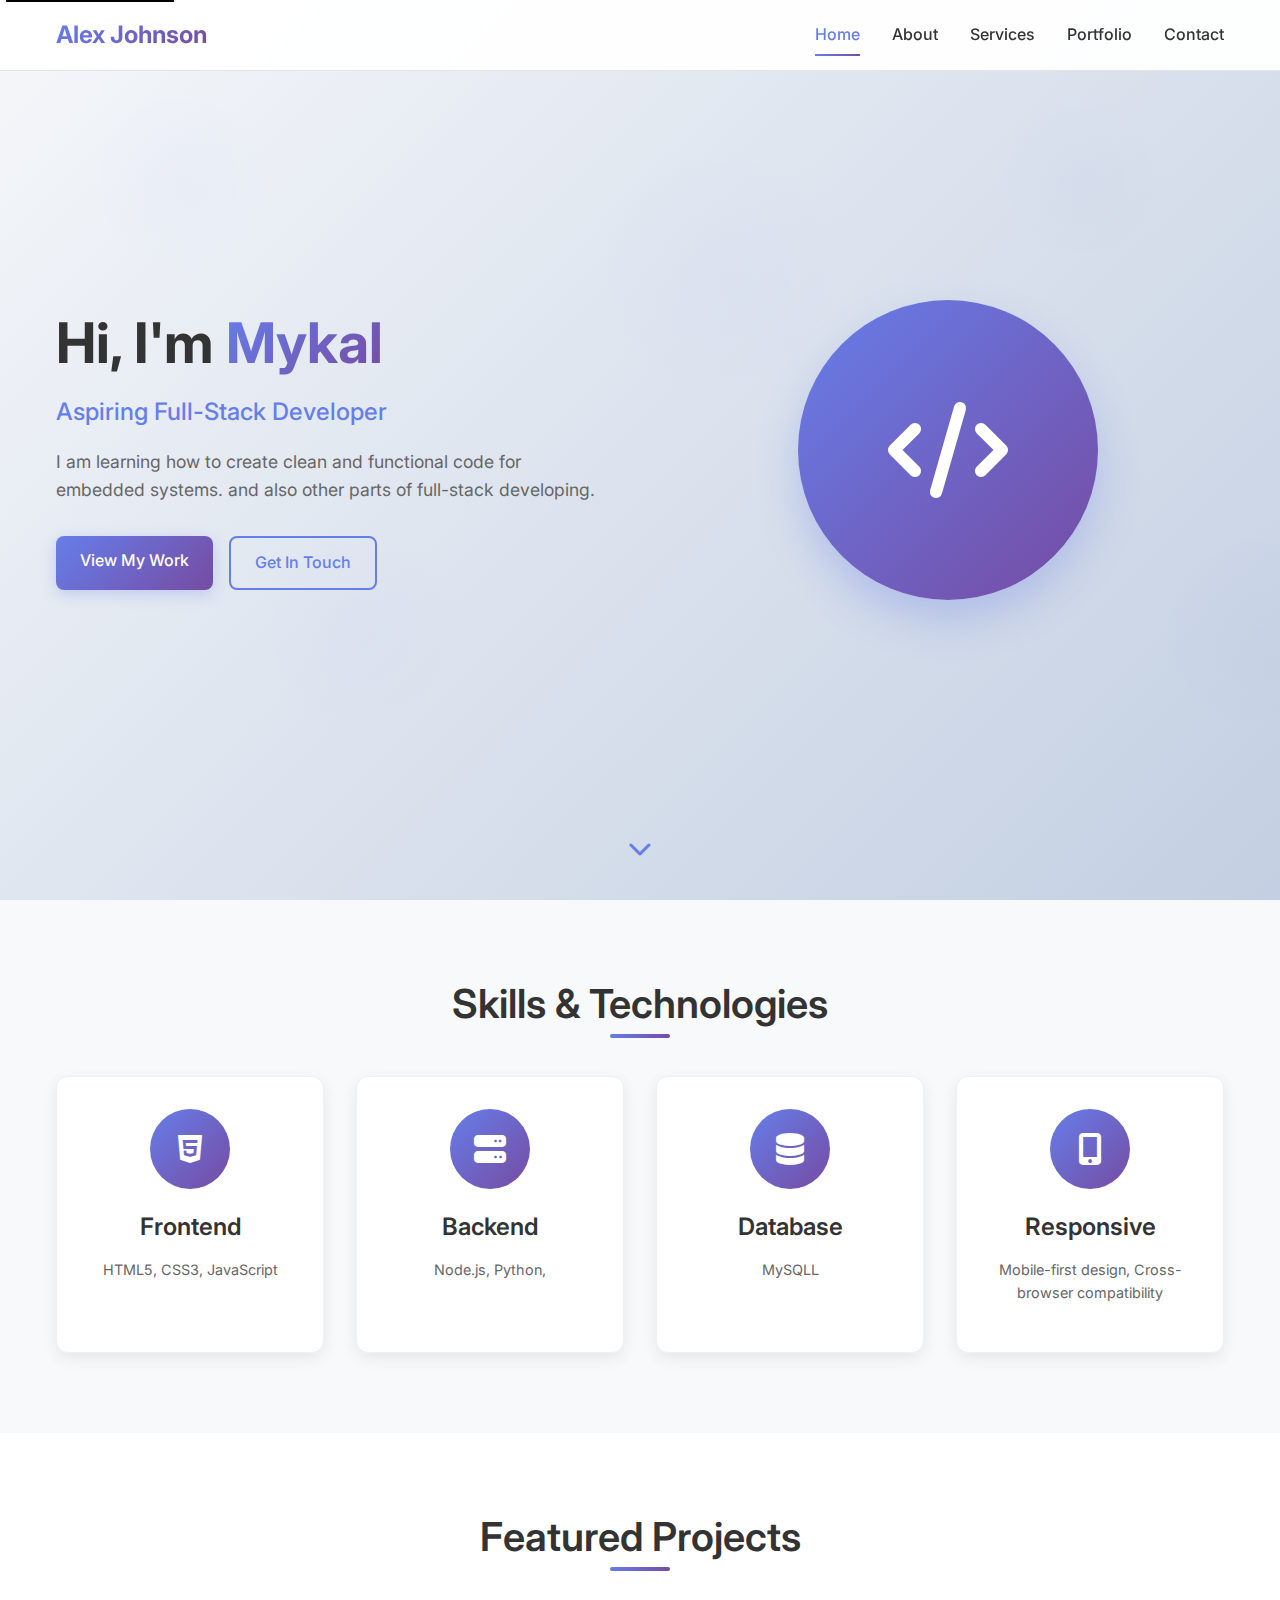
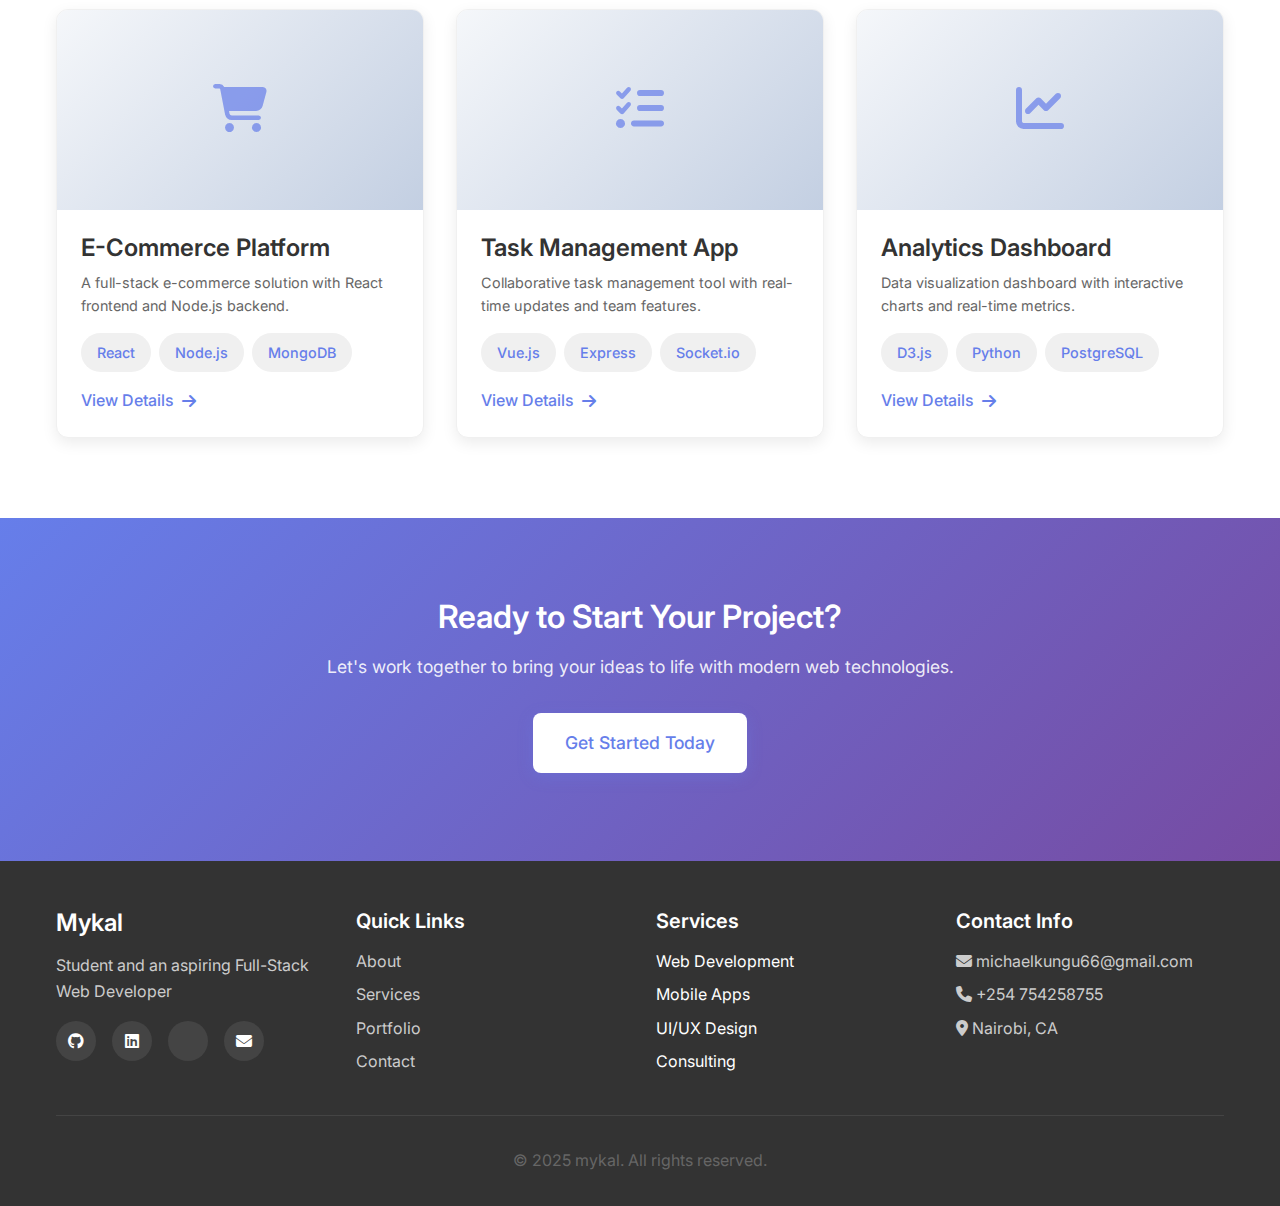
<file: index.html>
<!DOCTYPE html>
<html lang="en">
<head>
    <meta charset="UTF-8">
    <meta name="viewport" content="width=device-width, initial-scale=1.0">
    <title>Alex Johnson - Web Developer Portfolio</title>
    <meta name="description" content="Professional web developer specializing in modern, responsive websites and web applications.">
    <link rel="stylesheet" href="css/styles.css">
    <link rel="preconnect" href="https://fonts.googleapis.com">
    <link rel="preconnect" href="https://fonts.gstatic.com" crossorigin>
    <link href="https://fonts.googleapis.com/css2?family=Inter:wght@300;400;500;600;700&display=swap" rel="stylesheet">
    <link rel="stylesheet" href="https://cdnjs.cloudflare.com/ajax/libs/font-awesome/6.4.0/css/all.min.css">
</head>
<body>
    <!-- Navigation -->
    <nav class="navbar" id="navbar">
        <div class="nav-container">
            <div class="nav-logo">
                <a href="index.html">Alex Johnson</a>
            </div>
            <div class="nav-menu" id="nav-menu">
                <a href="index.html" class="nav-link active">Home</a>
                <a href="about.html" class="nav-link">About</a>
                <a href="services.html" class="nav-link">Services</a>
                <a href="portfolio.html" class="nav-link">Portfolio</a>
                <a href="contact.html" class="nav-link">Contact</a>
            </div>
            <div class="nav-toggle" id="nav-toggle">
                <span class="bar"></span>
                <span class="bar"></span>
                <span class="bar"></span>
            </div>
        </div>
    </nav>

    <!-- Hero Section -->
    <section class="hero">
        <div class="hero-container">
            <div class="hero-content">
                <h1 class="hero-title">
                    Hi, I'm <span class="highlight">Mykal</span>
                </h1>
                <p class="hero-subtitle">Aspiring Full-Stack Developer</p>
                <p class="hero-description">
                    I am learning how to create clean and functional code for embedded systems.
                    and also other parts of full-stack developing.
                </p>
                <div class="hero-buttons">
                    <a href="portfolio.html" class="btn btn-primary">View My Work</a>
                    <a href="contact.html" class="btn btn-secondary">Get In Touch</a>
                </div>
            </div>
            <div class="hero-image">
                <div class="hero-avatar">
                    <i class="fas fa-code"></i>
                </div>
            </div>
        </div>
        <div class="scroll-indicator">
            <i class="fas fa-chevron-down"></i>
        </div>
    </section>

    <!-- Skills Section -->
    <section class="skills" id="skills">
        <div class="container">
            <h2 class="section-title">Skills & Technologies</h2>
            <div class="skills-grid">
                <div class="skill-card">
                    <div class="skill-icon">
                        <i class="fab fa-html5"></i>
                    </div>
                    <h3>Frontend</h3>
                    <p>HTML5, CSS3, JavaScript</p>
                </div>
                <div class="skill-card">
                    <div class="skill-icon">
                        <i class="fas fa-server"></i>
                    </div>
                    <h3>Backend</h3>
                    <p>Node.js, Python, </p>
                </div>
                <div class="skill-card">
                    <div class="skill-icon">
                        <i class="fas fa-database"></i>
                    </div>
                    <h3>Database</h3>
                    <p>MySQLL</p>
                </div>
                <div class="skill-card">
                    <div class="skill-icon">
                        <i class="fas fa-mobile-alt"></i>
                    </div>
                    <h3>Responsive</h3>
                    <p>Mobile-first design, Cross-browser compatibility</p>
                </div>
            </div>
        </div>
    </section>

    <!-- Featured Projects -->
    <section class="featured-projects">
        <div class="container">
            <h2 class="section-title">Featured Projects</h2>
            <div class="projects-grid">
                <div class="project-card">
                    <div class="project-image">
                        <div class="project-placeholder">
                            <i class="fas fa-shopping-cart"></i>
                        </div>
                    </div>
                    <div class="project-content">
                        <h3>E-Commerce Platform</h3>
                        <p>A full-stack e-commerce solution with React frontend and Node.js backend.</p>
                        <div class="project-tech">
                            <span class="tech-tag">React</span>
                            <span class="tech-tag">Node.js</span>
                            <span class="tech-tag">MongoDB</span>
                        </div>
                        <a href="portfolio.html" class="project-link">View Details <i class="fas fa-arrow-right"></i></a>
                    </div>
                </div>
                <div class="project-card">
                    <div class="project-image">
                        <div class="project-placeholder">
                            <i class="fas fa-tasks"></i>
                        </div>
                    </div>
                    <div class="project-content">
                        <h3>Task Management App</h3>
                        <p>Collaborative task management tool with real-time updates and team features.</p>
                        <div class="project-tech">
                            <span class="tech-tag">Vue.js</span>
                            <span class="tech-tag">Express</span>
                            <span class="tech-tag">Socket.io</span>
                        </div>
                        <a href="portfolio.html" class="project-link">View Details <i class="fas fa-arrow-right"></i></a>
                    </div>
                </div>
                <div class="project-card">
                    <div class="project-image">
                        <div class="project-placeholder">
                            <i class="fas fa-chart-line"></i>
                        </div>
                    </div>
                    <div class="project-content">
                        <h3>Analytics Dashboard</h3>
                        <p>Data visualization dashboard with interactive charts and real-time metrics.</p>
                        <div class="project-tech">
                            <span class="tech-tag">D3.js</span>
                            <span class="tech-tag">Python</span>
                            <span class="tech-tag">PostgreSQL</span>
                        </div>
                        <a href="portfolio.html" class="project-link">View Details <i class="fas fa-arrow-right"></i></a>
                    </div>
                </div>
            </div>
        </div>
    </section>

    <!-- CTA Section -->
    <section class="cta">
        <div class="container">
            <div class="cta-content">
                <h2>Ready to Start Your Project?</h2>
                <p>Let's work together to bring your ideas to life with modern web technologies.</p>
                <a href="contact.html" class="btn btn-primary btn-large">Get Started Today</a>
            </div>
        </div>
    </section>

    <!-- Footer -->
    <footer class="footer">
        <div class="container">
            <div class="footer-content">
                <div class="footer-section">
                    <h3>Mykal</h3>
                    <p>Student and an aspiring Full-Stack Web Developer</p>
                    <div class="social-links">
                        <a href="#" aria-label="GitHub"><i class="fab fa-github"></i></a>
                        <a href="#" aria-label="LinkedIn"><i class="fab fa-linkedin"></i></a>
                        <a href="#" aria-label="Twitter"><i class="https://x.com/kun_jun1" target="_blank"></i></a>
                        <a href="#" aria-label="Email"><i class="fas fa-envelope"></i></a>
                    </div>
                </div>
                <div class="footer-section">
                    <h4>Quick Links</h4>
                    <ul>
                        <li><a href="about.html">About</a></li>
                        <li><a href="services.html">Services</a></li>
                        <li><a href="portfolio.html">Portfolio</a></li>
                        <li><a href="contact.html">Contact</a></li>
                    </ul>
                </div>
                <div class="footer-section">
                    <h4>Services</h4>
                    <ul>
                        <li>Web Development</li>
                        <li>Mobile Apps</li>
                        <li>UI/UX Design</li>
                        <li>Consulting</li>
                    </ul>
                </div>
                <div class="footer-section">
                    <h4>Contact Info</h4>
                    <p><i class="fas fa-envelope"></i> michaelkungu66@gmail.com</p>
                    <p><i class="fas fa-phone"></i> +254 754258755</p>
                    <p><i class="fas fa-map-marker-alt"></i> Nairobi, CA</p>
                </div>
            </div>
            <div class="footer-bottom">
                <p>&copy; 2025 mykal. All rights reserved.</p>
            </div>
        </div>
    </footer>

    <script src="js/main.js"></script>
</body>
</html>
</file>
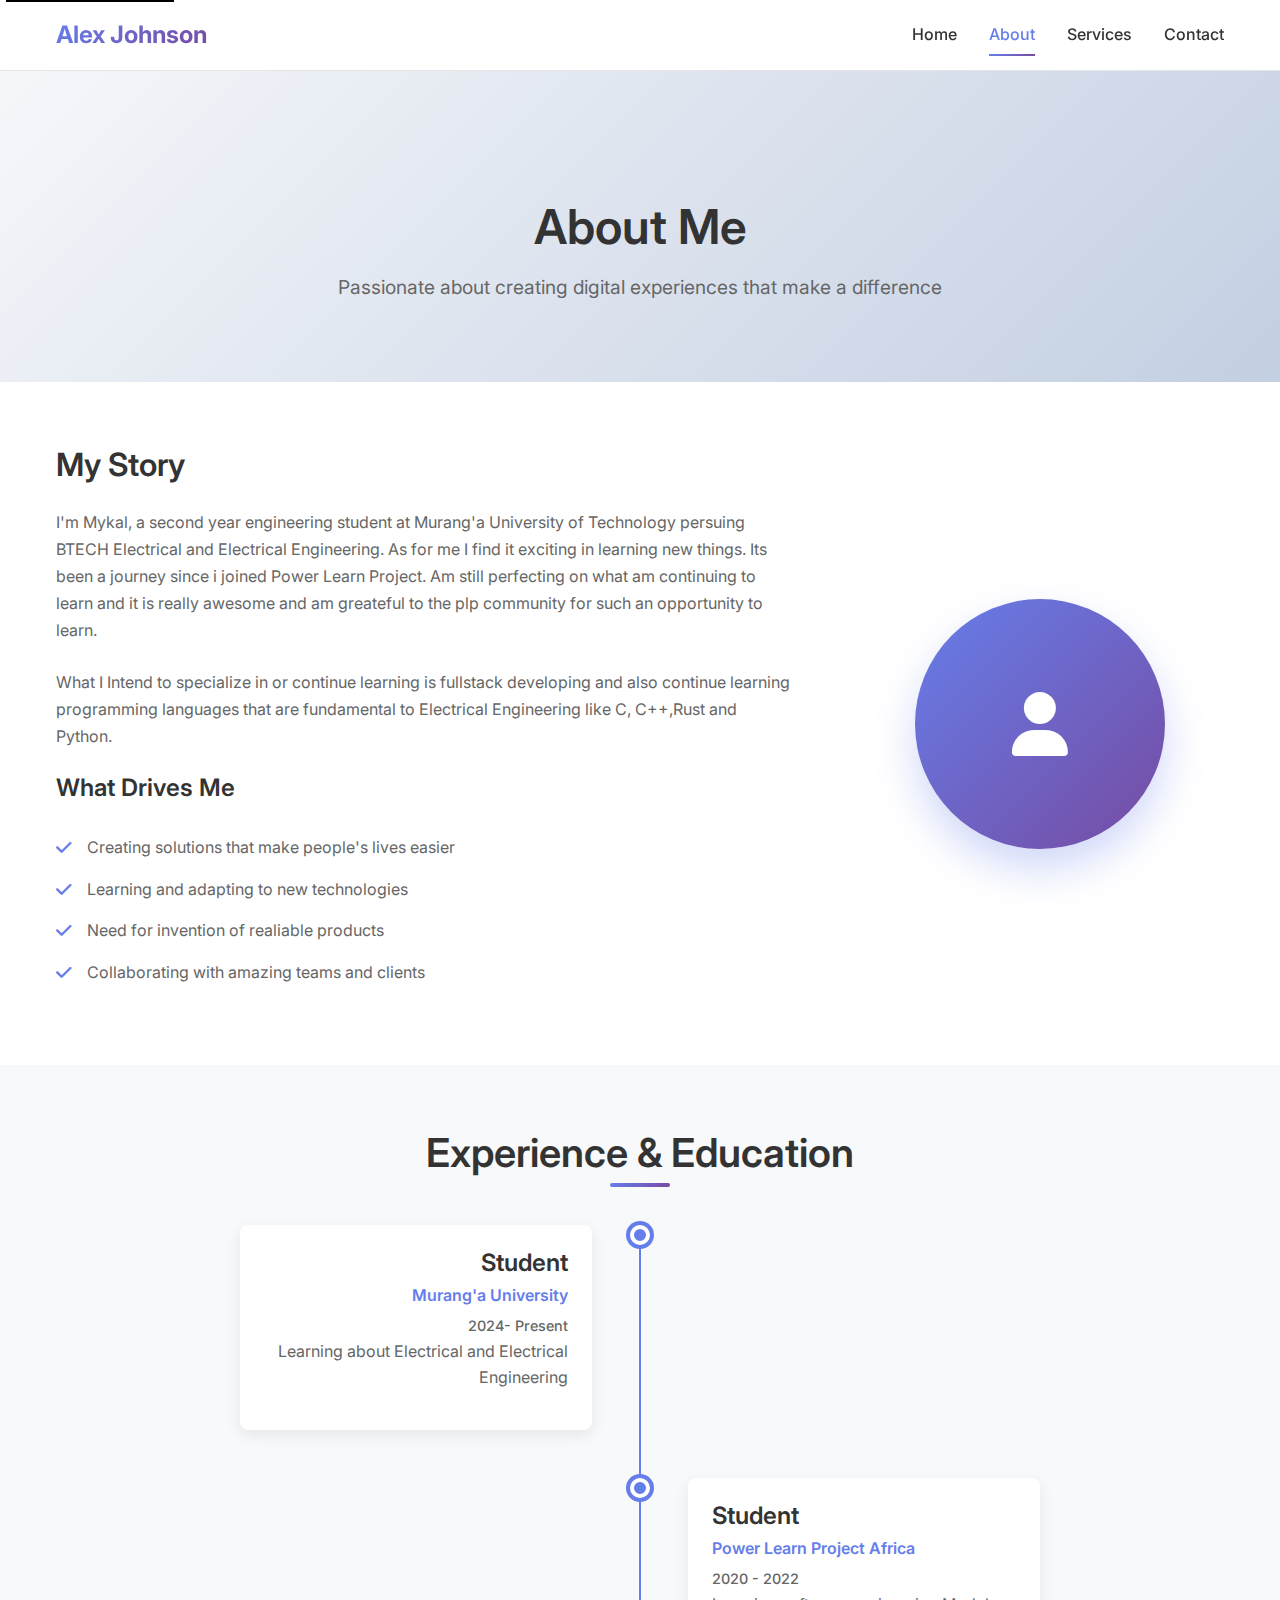
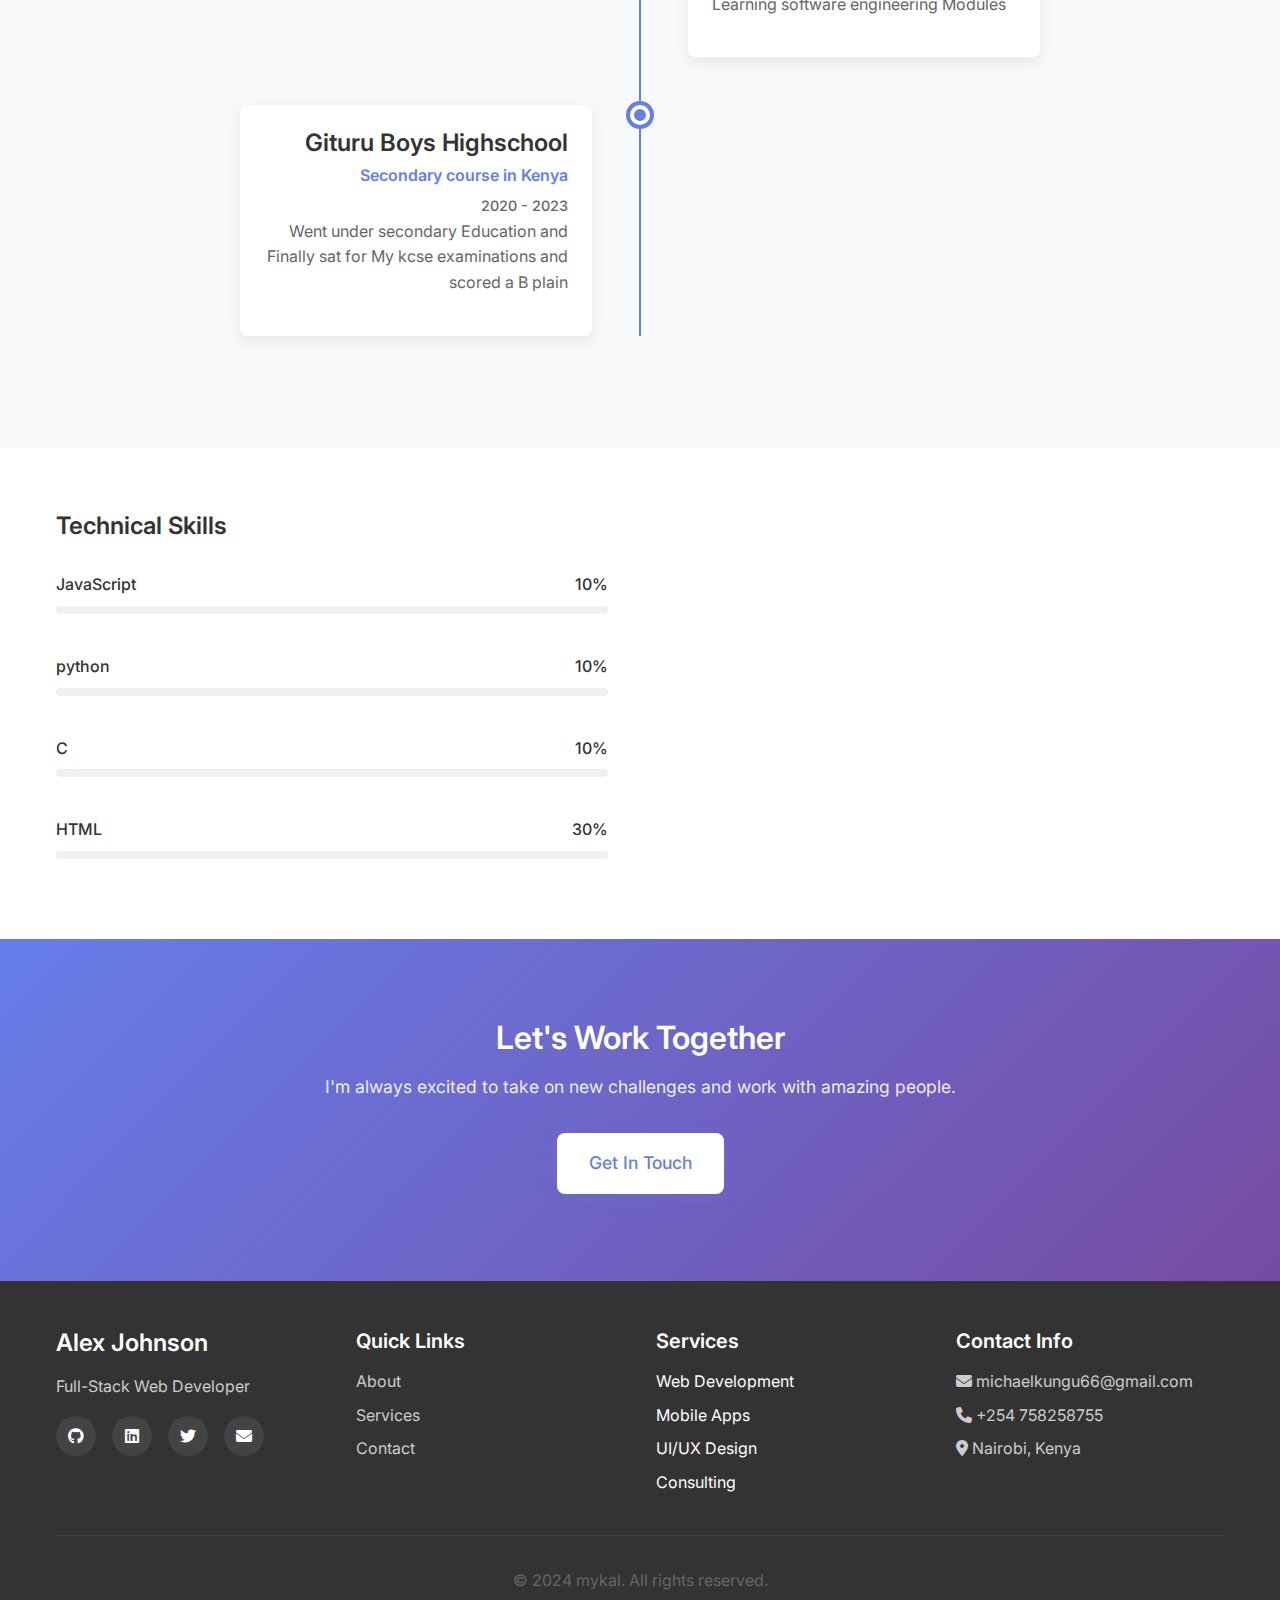
<file: about.html>
<!DOCTYPE html>
<html lang="en">
<head>
    <meta charset="UTF-8">
    <meta name="viewport" content="width=device-width, initial-scale=1.0">
    <title>About - Alex Johnson</title>
    <meta name="description" content="Learn about Alex Johnson's background, experience, and passion for web development.">
    <link rel="stylesheet" href="css/styles.css">
    <link rel="preconnect" href="https://fonts.googleapis.com">
    <link rel="preconnect" href="https://fonts.gstatic.com" crossorigin>
    <link href="https://fonts.googleapis.com/css2?family=Inter:wght@300;400;500;600;700&display=swap" rel="stylesheet">
    <link rel="stylesheet" href="https://cdnjs.cloudflare.com/ajax/libs/font-awesome/6.4.0/css/all.min.css">
</head>
<body>
    <!-- Navigation -->
    <nav class="navbar" id="navbar">
        <div class="nav-container">
            <div class="nav-logo">
                <a href="index.html">Alex Johnson</a>
            </div>
            <div class="nav-menu" id="nav-menu">
                <a href="index.html" class="nav-link">Home</a>
                <a href="about.html" class="nav-link active">About</a>
                <a href="services.html" class="nav-link">Services</a>
                <a href="contact.html" class="nav-link">Contact</a>
            </div>
            <div class="nav-toggle" id="nav-toggle">
                <span class="bar"></span>
                <span class="bar"></span>
                <span class="bar"></span>
            </div>
        </div>
    </nav>

    <!-- Page Header -->
    <section class="page-header">
        <div class="container">
            <h1>About Me</h1>
            <p>Passionate about creating digital experiences that make a difference</p>
        </div>
    </section>

    <!-- About Content -->
    <section class="about-content">
        <div class="container">
            <div class="about-grid">
                <div class="about-text">
                    <h2>My Story</h2>
                    <p>
                        I'm  Mykal, a second year engineering student at Murang'a University of Technology persuing BTECH Electrical and 
                        Electrical Engineering. As for me I find it exciting in learning new things. Its been
                        a journey since i joined Power Learn Project. Am still perfecting on what am continuing
                        to learn and it is really awesome and am greateful to the plp community for such
                        an opportunity to learn.
                    </p>
                    <p>
                        What I Intend to specialize in or continue learning is fullstack developing and also continue 
                        learning programming languages that are fundamental to Electrical Engineering like C,
                        C++,Rust and Python.
                    </p>
                    
                    <h3>What Drives Me</h3>
                    <ul class="about-list">
                        <li><i class="fas fa-check"></i> Creating solutions that make people's lives easier</li>
                        <li><i class="fas fa-check"></i> Learning and adapting to new technologies</li>
                        <li><i class="fas fa-check"></i> Need for invention of realiable products</li>
                        <li><i class="fas fa-check"></i> Collaborating with amazing teams and clients</li>
                    </ul>
                </div>
                <div class="about-image">
                    <div class="about-avatar">
                        <i class="fas fa-user"></i>
                    </div>
                </div>
            </div>
        </div>
    </section>

    <!-- Experience Timeline -->
    <section class="experience">
        <div class="container">
            <h2 class="section-title">Experience & Education</h2>
            <div class="timeline">
                <div class="timeline-item">
                    <div class="timeline-marker"></div>
                    <div class="timeline-content">
                        <h3>Student</h3>
                        <h4>Murang'a University</h4>
                        <span class="timeline-date">2024- Present</span>
                        <p>Learning about Electrical and Electrical Engineering</p>
                    </div>
                </div>
                <div class="timeline-item">
                    <div class="timeline-marker"></div>
                    <div class="timeline-content">
                        <h3>Student</h3>
                        <h4>Power Learn Project Africa</h4>
                        <span class="timeline-date">2020 - 2022</span>
                        <p>Learning software engineering Modules</p>
                    </div>
                </div>
                <div class="timeline-item">
                    <div class="timeline-marker"></div>
                    <div class="timeline-content">
                        <h3>Gituru Boys Highschool</h3>
                        <h4>Secondary course in Kenya</h4>
                        <span class="timeline-date">2020 - 2023</span>
                        <p>Went under secondary Education and Finally sat for My kcse examinations and scored a B plain</p>
                    </div>
                </div>
                

                    </div>
                </div>
            </div>
        </div>
    </section>

    <!-- Skills & Certifications -->
    <section class="skills-certifications">
        <div class="container">
            <div class="skills-cert-grid">

                <div class="technical-skills">
                    <h3>Technical Skills</h3>
                    <div class="skill-bars">
                        <div class="skill-bar">
                            <div class="skill-label">
                                <span>JavaScript</span>
                                <span>10%</span>
                            </div>
                            <div class="skill-progress">
                                <div class="skill-fill" data-width="15%"></div>
                            </div>
                        </div>
                        <div class="skill-bar">
                            <div class="skill-label">
                                <span>python</span>
                                <span>10%</span>
                            </div>
                            <div class="skill-progress">
                                <div class="skill-fill" data-width="10%"></div>
                            </div>
                        </div>
                        <div class="skill-bar">
                            <div class="skill-label">
                                <span>C</span>
                                <span>10%</span>
                            </div>
                            <div class="skill-progress">
                                <div class="skill-fill" data-width="10%"></div>
                            </div>
                        </div>
                        <div class="skill-bar">
                            <div class="skill-label">
                                <span>HTML</span>
                                <span>30%</span>
                            </div>
                            <div class="skill-progress">
                                <div class="skill-fill" data-width="30%"></div>
                            </div>
                        </div>
                    </div>
                </div>
            </div>
        </div>
    </section>

    <!-- CTA Section -->
    <section class="cta">
        <div class="container">
            <div class="cta-content">
                <h2>Let's Work Together</h2>
                <p>I'm always excited to take on new challenges and work with amazing people.</p>
                <a href="contact.html" class="btn btn-primary btn-large">Get In Touch</a>
            </div>
        </div>
    </section>

    <!-- Footer -->
    <footer class="footer">
        <div class="container">
            <div class="footer-content">
                <div class="footer-section">
                    <h3>Alex Johnson</h3>
                    <p>Full-Stack Web Developer</p>
                    <div class="social-links">
                        <a href="#" aria-label="GitHub"><i class="fab fa-github"></i></a>
                        <a href="#" aria-label="LinkedIn"><i class="fab fa-linkedin"></i></a>
                        <a href="#" aria-label="Twitter"><i class="fab fa-twitter"></i></a>
                        <a href="#" aria-label="Email"><i class="fas fa-envelope"></i></a>
                    </div>
                </div>
                <div class="footer-section">
                    <h4>Quick Links</h4>
                    <ul>
                        <li><a href="about.html">About</a></li>
                        <li><a href="services.html">Services</a></li>
                        <li><a href="contact.html">Contact</a></li>
                    </ul>
                </div>
                <div class="footer-section">
                    <h4>Services</h4>
                    <ul>
                        <li>Web Development</li>
                        <li>Mobile Apps</li>
                        <li>UI/UX Design</li>
                        <li>Consulting</li>
                    </ul>
                </div>
                <div class="footer-section">
                    <h4>Contact Info</h4>
                    <p><i class="fas fa-envelope"></i> michaelkungu66@gmail.com</p>
                    <p><i class="fas fa-phone"></i> +254 758258755</p>
                    <p><i class="fas fa-map-marker-alt"></i> Nairobi, Kenya</p>
                </div>
            </div>
            <div class="footer-bottom">
                <p>&copy; 2024 mykal. All rights reserved.</p>
            </div>
        </div>
    </footer>

    <script src="js/main.js"></script>
</body>
</html>
</file>
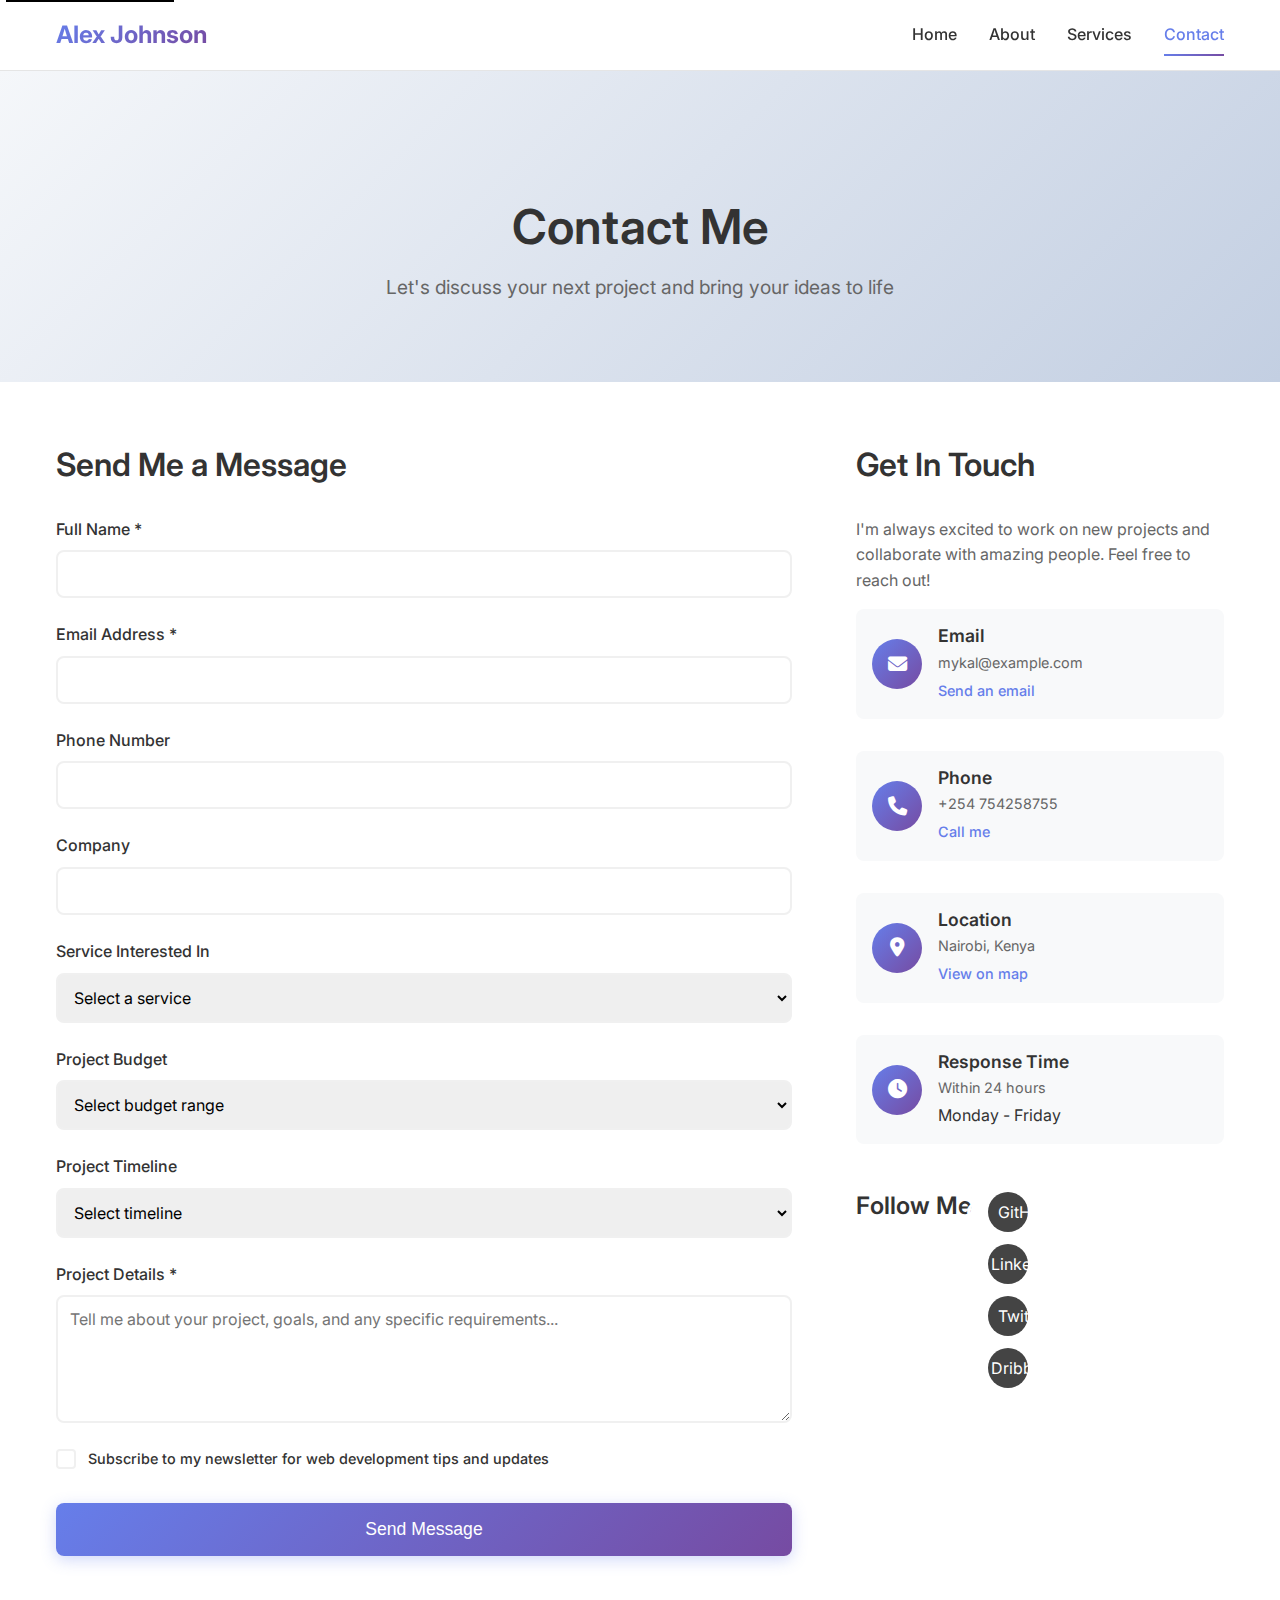
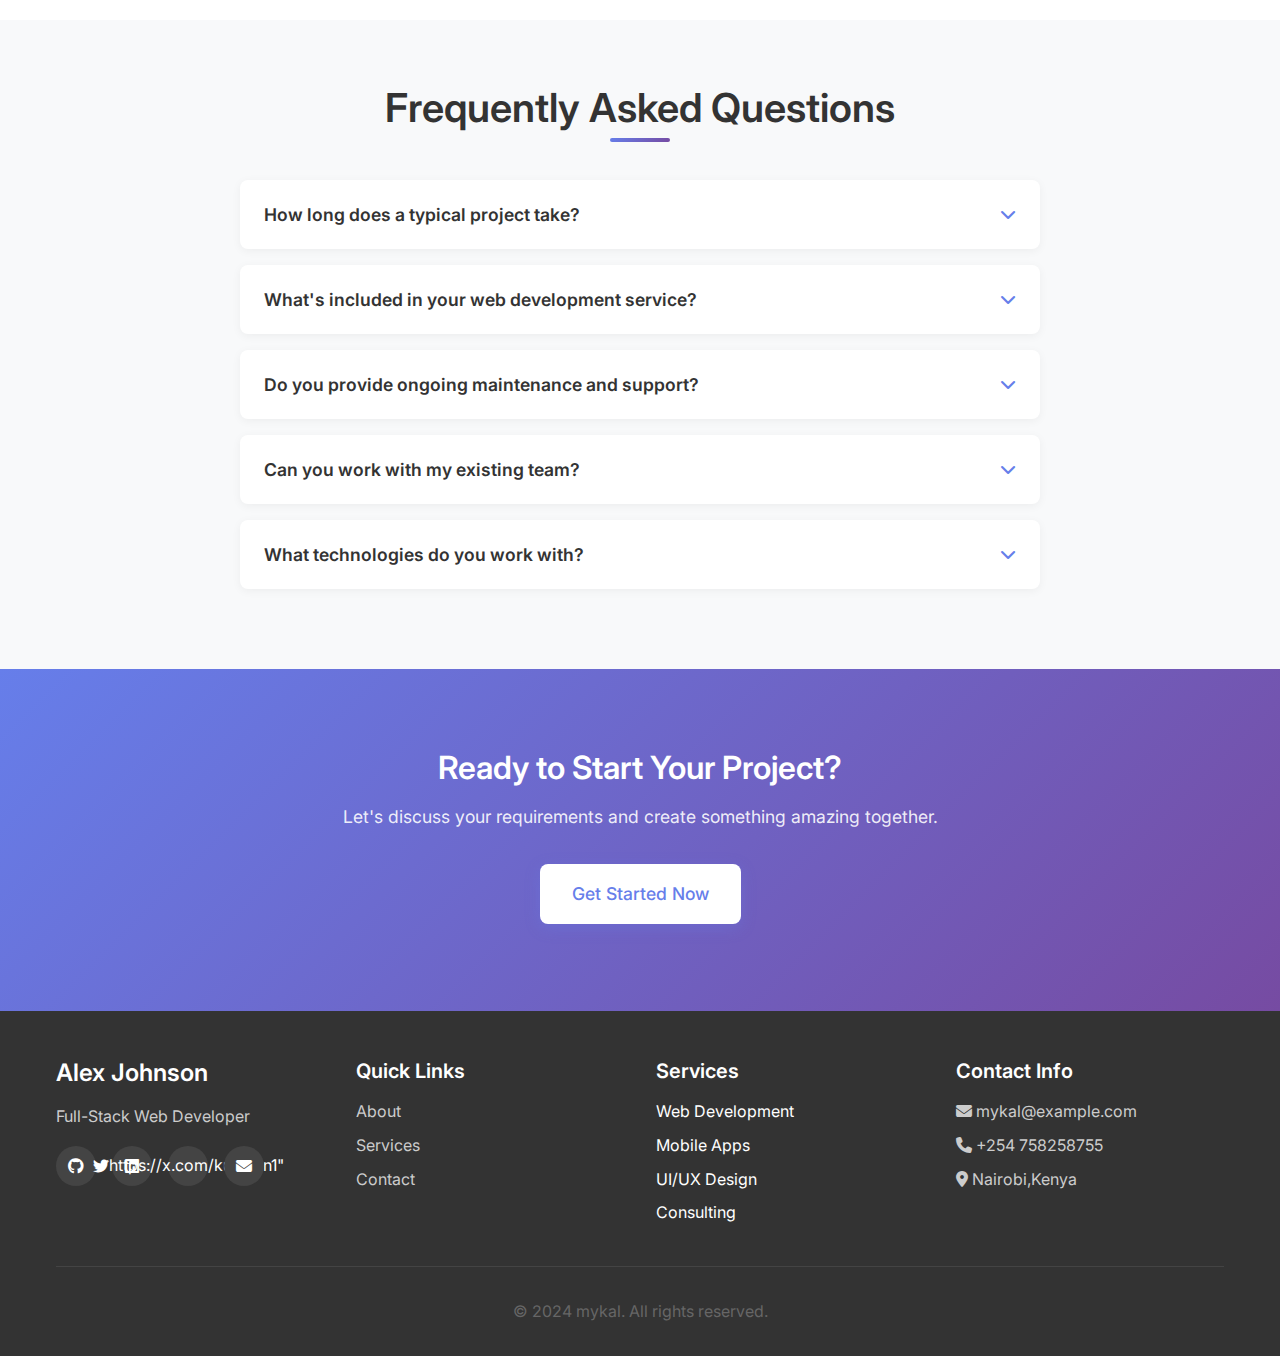
<file: contact.html>
<!DOCTYPE html>
<html lang="en">
<head>
    <meta charset="UTF-8">
    <meta name="viewport" content="width=device-width, initial-scale=1.0">
    <title>Contact - Alex Johnson</title>
    <meta name="description" content="Get in touch with Alex Johnson for web development services and project inquiries.">
    <link rel="stylesheet" href="css/styles.css">
    <link rel="preconnect" href="https://fonts.googleapis.com">
    <link rel="preconnect" href="https://fonts.gstatic.com" crossorigin>
    <link href="https://fonts.googleapis.com/css2?family=Inter:wght@300;400;500;600;700&display=swap" rel="stylesheet">
    <link rel="stylesheet" href="https://cdnjs.cloudflare.com/ajax/libs/font-awesome/6.4.0/css/all.min.css">
</head>
<body>
    <!-- Navigation -->
    <nav class="navbar" id="navbar">
        <div class="nav-container">
            <div class="nav-logo">
                <a href="index.html">Alex Johnson</a>
            </div>
            <div class="nav-menu" id="nav-menu">
                <a href="index.html" class="nav-link">Home</a>
                <a href="about.html" class="nav-link">About</a>
                <a href="services.html" class="nav-link">Services</a>
                <a href="contact.html" class="nav-link active">Contact</a>
            </div>
            <div class="nav-toggle" id="nav-toggle">
                <span class="bar"></span>
                <span class="bar"></span>
                <span class="bar"></span>
            </div>
        </div>
    </nav>

    <!-- Page Header -->
    <section class="page-header">
        <div class="container">
            <h1>Contact Me</h1>
            <p>Let's discuss your next project and bring your ideas to life</p>
        </div>
    </section>

    <!-- Contact Section -->
    <section class="contact-section">
        <div class="container">
            <div class="contact-grid">
                <!-- Contact Form -->
                <div class="contact-form-container">
                    <h2>Send Me a Message</h2>
                    <form class="contact-form" id="contact-form">
                        <div class="form-group">
                            <label for="name">Full Name *</label>
                            <input type="text" id="name" name="name" required>
                            <span class="error-message" id="name-error"></span>
                        </div>
                        
                        <div class="form-group">
                            <label for="email">Email Address *</label>
                            <input type="email" id="email" name="email" required>
                            <span class="error-message" id="email-error"></span>
                        </div>
                        
                        <div class="form-group">
                            <label for="phone">Phone Number</label>
                            <input type="tel" id="phone" name="phone">
                        </div>
                        
                        <div class="form-group">
                            <label for="company">Company</label>
                            <input type="text" id="company" name="company">
                        </div>
                        
                        <div class="form-group">
                            <label for="service">Service Interested In</label>
                            <select id="service" name="service">
                                <option value="">Select a service</option>
                                <option value="web-development">Web Development</option>
                                <option value="mobile-app">Mobile App Development</option>
                                <option value="ui-ux">UI/UX Design</option>
                                <option value="ecommerce">E-Commerce Solution</option>
                                <option value="consulting">Consulting</option>
                                <option value="other">Other</option>
                            </select>
                        </div>
                        
                        <div class="form-group">
                            <label for="budget">Project Budget</label>
                            <select id="budget" name="budget">
                                <option value="">Select budget range</option>
                                <option value="under-5k">Under $5,000</option>
                                <option value="5k-10k">$5,000 - $10,000</option>
                                <option value="10k-25k">$10,000 - $25,000</option>
                                <option value="25k-50k">$25,000 - $50,000</option>
                                <option value="over-50k">Over $50,000</option>
                            </select>
                        </div>
                        
                        <div class="form-group">
                            <label for="timeline">Project Timeline</label>
                            <select id="timeline" name="timeline">
                                <option value="">Select timeline</option>
                                <option value="asap">ASAP</option>
                                <option value="1-month">Within 1 month</option>
                                <option value="2-3-months">2-3 months</option>
                                <option value="3-6-months">3-6 months</option>
                                <option value="flexible">Flexible</option>
                            </select>
                        </div>
                        
                        <div class="form-group">
                            <label for="message">Project Details *</label>
                            <textarea id="message" name="message" rows="5" placeholder="Tell me about your project, goals, and any specific requirements..." required></textarea>
                            <span class="error-message" id="message-error"></span>
                        </div>
                        
                        <div class="form-group checkbox-group">
                            <label class="checkbox-label">
                                <input type="checkbox" id="newsletter" name="newsletter">
                                <span class="checkmark"></span>
                                Subscribe to my newsletter for web development tips and updates
                            </label>
                        </div>
                        
                        <button type="submit" class="btn btn-primary btn-large">
                            <span class="btn-text">Send Message</span>
                            <span class="btn-loading" style="display: none;">
                                <i class="fas fa-spinner fa-spin"></i> Sending...
                            </span>
                        </button>
                    </form>
                </div>

                <!-- Contact Info -->
                <div class="contact-info">
                    <h2>Get In Touch</h2>
                    <p>I'm always excited to work on new projects and collaborate with amazing people. Feel free to reach out!</p>
                    
                    <div class="contact-methods">
                        <div class="contact-method">
                            <div class="contact-icon">
                                <i class="fas fa-envelope"></i>
                            </div>
                            <div class="contact-details">
                                <h3>Email</h3>
                                <p>mykal@example.com</p>
                                <a href="mailto:michaelkungu66@gmail.com">Send an email</a>
                            </div>
                        </div>
                        
                        <div class="contact-method">
                            <div class="contact-icon">
                                <i class="fas fa-phone"></i>
                            </div>
                            <div class="contact-details">
                                <h3>Phone</h3>
                                <p>+254 754258755</p>
                                <a href="tel:+254 758258755">Call me</a>
                            </div>
                        </div>
                        
                        <div class="contact-method">
                            <div class="contact-icon">
                                <i class="fas fa-map-marker-alt"></i>
                            </div>
                            <div class="contact-details">
                                <h3>Location</h3>
                                <p>Nairobi, Kenya</p>
                                <a href="#" onclick="openMap()">View on map</a>
                            </div>
                        </div>
                        
                        <div class="contact-method">
                            <div class="contact-icon">
                                <i class="fas fa-clock"></i>
                            </div>
                            <div class="contact-details">
                                <h3>Response Time</h3>
                                <p>Within 24 hours</p>
                                <span>Monday - Friday</span>
                            </div>
                        </div>
                    </div>
                    
                    <div class="social-links">
                        <h3>Follow Me</h3>
                        <div class="social-buttons">
                            <a href="#" class="social-btn" aria-label="Github">
                                <i class="fab fa-github"></i>
                                <span>GitHub</span>
                            </a>
                            <a href="#" class="social-btn" aria-label="LinkedIn">
                                <i class="fab fa-linkedin"></i>
                                <span>LinkedIn</span>
                            </a>
                            <a href="#" class="social-btn" aria-label="Github">
                                <i class="fab fa-twitter"></i>
                                <span>Twitter</span>
                            </a>
                            <a href="#" class="social-btn" aria-label="Dribbble">
                                <i class="fab fa-dribbble"></i>
                                <span>Dribbble</span>
                            </a>
                        </div>
                    </div>
                </div>
            </div>
        </div>
    </section>

    <!-- FAQ Section -->
    <section class="faq-section">
        <div class="container">
            <h2 class="section-title">Frequently Asked Questions</h2>
            <div class="faq-container">
                <div class="faq-item">
                    <div class="faq-question">
                        <h3>How long does a typical project take?</h3>
                        <i class="fas fa-chevron-down"></i>
                    </div>
                    <div class="faq-answer">
                        <p>Project timelines vary depending on complexity and scope. A simple website typically takes 2-4 weeks, while complex web applications can take 2-6 months. I'll provide a detailed timeline during our initial consultation.</p>
                    </div>
                </div>
                
                <div class="faq-item">
                    <div class="faq-question">
                        <h3>What's included in your web development service?</h3>
                        <i class="fas fa-chevron-down"></i>
                    </div>
                    <div class="faq-answer">
                        <p>My web development service includes responsive design, cross-browser compatibility, SEO optimization, performance optimization, security implementation, and 3 months of free maintenance and support.</p>
                    </div>
                </div>
                
                <div class="faq-item">
                    <div class="faq-question">
                        <h3>Do you provide ongoing maintenance and support?</h3>
                        <i class="fas fa-chevron-down"></i>
                    </div>
                    <div class="faq-answer">
                        <p>Yes! I offer ongoing maintenance and support packages starting at $200/month. This includes regular updates, security monitoring, performance optimization, and technical support.</p>
                    </div>
                </div>
                
                <div class="faq-item">
                    <div class="faq-question">
                        <h3>Can you work with my existing team?</h3>
                        <i class="fas fa-chevron-down"></i>
                    </div>
                    <div class="faq-answer">
                        <p>Absolutely! I'm experienced in collaborating with existing teams and can integrate seamlessly with your current workflow and development processes.</p>
                    </div>
                </div>
                
                <div class="faq-item">
                    <div class="faq-question">
                        <h3>What technologies do you work with?</h3>
                        <i class="fas fa-chevron-down"></i>
                    </div>
                    <div class="faq-answer">
                        <p>I work with modern web technologies including React, Vue.js, Node.js, Python, PHP, and various databases. I stay updated with the latest trends and can recommend the best tech stack for your project.</p>
                    </div>
                </div>
            </div>
        </div>
    </section>

    <!-- CTA Section -->
    <section class="cta">
        <div class="container">
            <div class="cta-content">
                <h2>Ready to Start Your Project?</h2>
                <p>Let's discuss your requirements and create something amazing together.</p>
                <a href="#contact-form" class="btn btn-primary btn-large">Get Started Now</a>
            </div>
        </div>
    </section>

    <!-- Footer -->
    <footer class="footer">
        <div class="container">
            <div class="footer-content">
                <div class="footer-section">
                    <h3>Alex Johnson</h3>
                    <p>Full-Stack Web Developer</p>
                    <div class="social-links">
                        <a href="#" aria-label="GitHub"><i class="fab fa-github"></i></a>
                        <a href="#" aria-label="LinkedIn"><i class="fab fa-linkedin"></i></a>
                        <a href="#" aria-label="Twitter"><i class="fab fa-twitter"></i>https://x.com/kun_jun1"</a>
                        <a href="#" aria-label="Email"><i class="fas fa-envelope"></i></a>
                    </div>
                </div>
                <div class="footer-section">
                    <h4>Quick Links</h4>
                    <ul>
                        <li><a href="about.html">About</a></li>
                        <li><a href="services.html">Services</a></li>
                        <li><a href="contact.html">Contact</a></li>
                    </ul>
                </div>
                <div class="footer-section">
                    <h4>Services</h4>
                    <ul>
                        <li>Web Development</li>
                        <li>Mobile Apps</li>
                        <li>UI/UX Design</li>
                        <li>Consulting</li>
                    </ul>
                </div>
                <div class="footer-section">
                    <h4>Contact Info</h4>
                    <p><i class="fas fa-envelope"></i> mykal@example.com</p>
                    <p><i class="fas fa-phone"></i> +254 758258755</p>
                    <p><i class="fas fa-map-marker-alt"></i> Nairobi,Kenya</p>
                </div>
            </div>
            <div class="footer-bottom">
                <p>&copy; 2024 mykal. All rights reserved.</p>
            </div>
        </div>
    </footer>

    <script src="js/main.js"></script>
</body>
</html>
</file>
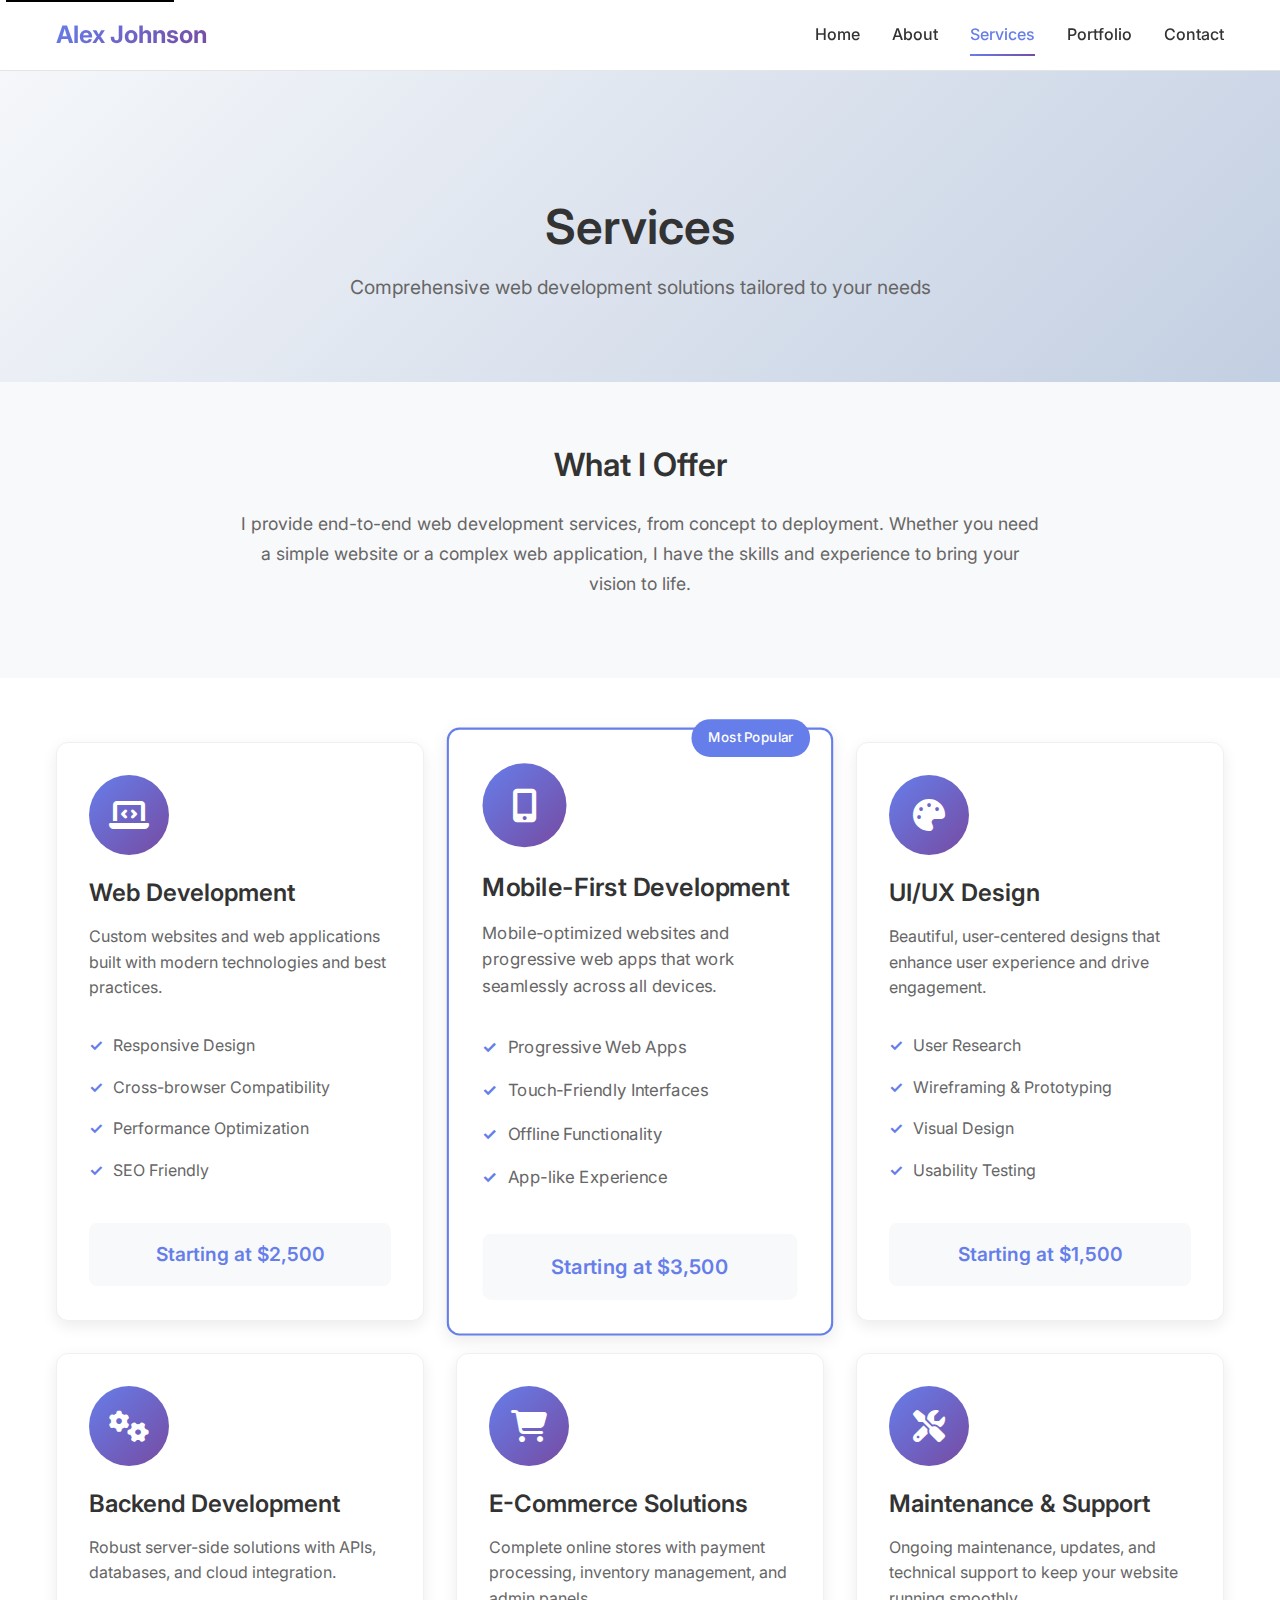
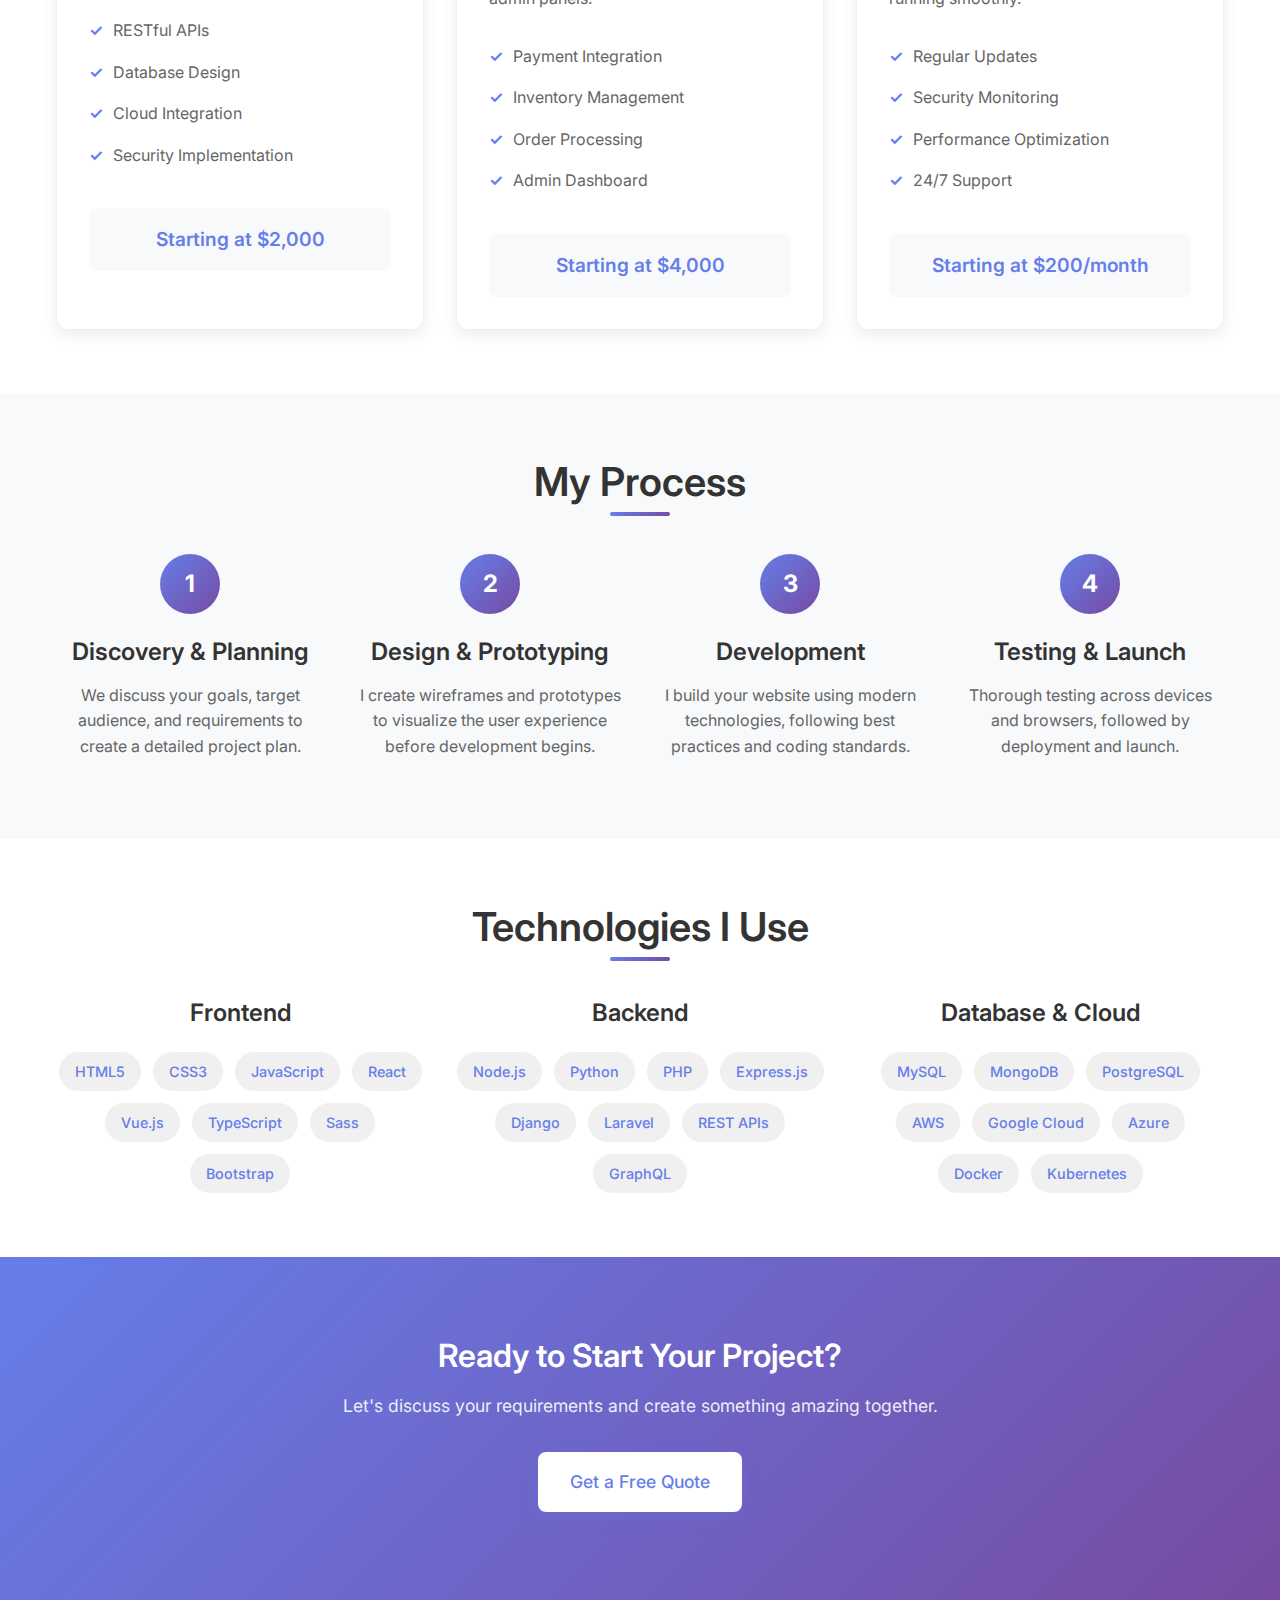
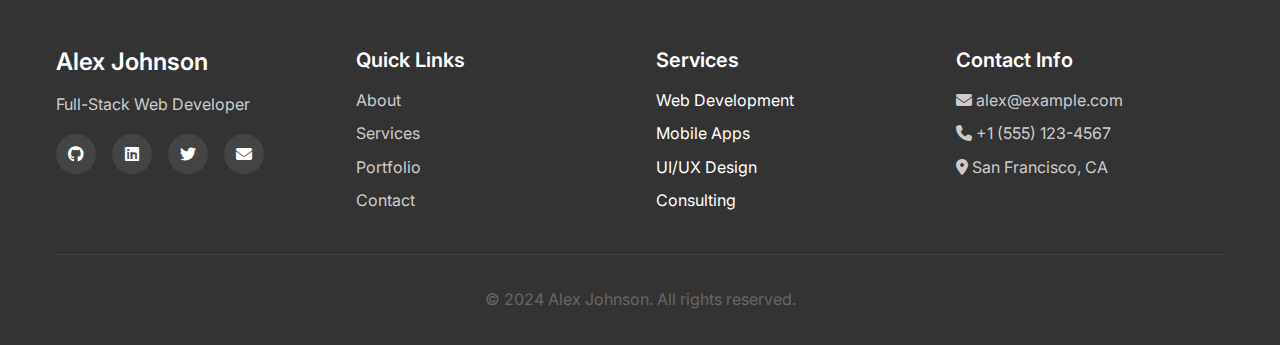
<file: services.html>
<!DOCTYPE html>
<html lang="en">
<head>
    <meta charset="UTF-8">
    <meta name="viewport" content="width=device-width, initial-scale=1.0">
    <title>Services - Alex Johnson</title>
    <meta name="description" content="Professional web development services including frontend, backend, and full-stack solutions.">
    <link rel="stylesheet" href="css/styles.css">
    <link rel="preconnect" href="https://fonts.googleapis.com">
    <link rel="preconnect" href="https://fonts.gstatic.com" crossorigin>
    <link href="https://fonts.googleapis.com/css2?family=Inter:wght@300;400;500;600;700&display=swap" rel="stylesheet">
    <link rel="stylesheet" href="https://cdnjs.cloudflare.com/ajax/libs/font-awesome/6.4.0/css/all.min.css">
</head>
<body>
    <!-- Navigation -->
    <nav class="navbar" id="navbar">
        <div class="nav-container">
            <div class="nav-logo">
                <a href="index.html">Alex Johnson</a>
            </div>
            <div class="nav-menu" id="nav-menu">
                <a href="index.html" class="nav-link">Home</a>
                <a href="about.html" class="nav-link">About</a>
                <a href="services.html" class="nav-link active">Services</a>
                <a href="portfolio.html" class="nav-link">Portfolio</a>
                <a href="contact.html" class="nav-link">Contact</a>
            </div>
            <div class="nav-toggle" id="nav-toggle">
                <span class="bar"></span>
                <span class="bar"></span>
                <span class="bar"></span>
            </div>
        </div>
    </nav>

    <!-- Page Header -->
    <section class="page-header">
        <div class="container">
            <h1>Services</h1>
            <p>Comprehensive web development solutions tailored to your needs</p>
        </div>
    </section>

    <!-- Services Overview -->
    <section class="services-overview">
        <div class="container">
            <div class="services-intro">
                <h2>What I Offer</h2>
                <p>
                    I provide end-to-end web development services, from concept to deployment. 
                    Whether you need a simple website or a complex web application, I have the 
                    skills and experience to bring your vision to life.
                </p>
            </div>
        </div>
    </section>

    <!-- Main Services -->
    <section class="main-services">
        <div class="container">
            <div class="services-grid">
                <div class="service-card">
                    <div class="service-icon">
                        <i class="fas fa-laptop-code"></i>
                    </div>
                    <h3>Web Development</h3>
                    <p>Custom websites and web applications built with modern technologies and best practices.</p>
                    <ul class="service-features">
                        <li>Responsive Design</li>
                        <li>Cross-browser Compatibility</li>
                        <li>Performance Optimization</li>
                        <li>SEO Friendly</li>
                    </ul>
                    <div class="service-price">Starting at $2,500</div>
                </div>

                <div class="service-card featured">
                    <div class="service-badge">Most Popular</div>
                    <div class="service-icon">
                        <i class="fas fa-mobile-alt"></i>
                    </div>
                    <h3>Mobile-First Development</h3>
                    <p>Mobile-optimized websites and progressive web apps that work seamlessly across all devices.</p>
                    <ul class="service-features">
                        <li>Progressive Web Apps</li>
                        <li>Touch-Friendly Interfaces</li>
                        <li>Offline Functionality</li>
                        <li>App-like Experience</li>
                    </ul>
                    <div class="service-price">Starting at $3,500</div>
                </div>

                <div class="service-card">
                    <div class="service-icon">
                        <i class="fas fa-palette"></i>
                    </div>
                    <h3>UI/UX Design</h3>
                    <p>Beautiful, user-centered designs that enhance user experience and drive engagement.</p>
                    <ul class="service-features">
                        <li>User Research</li>
                        <li>Wireframing & Prototyping</li>
                        <li>Visual Design</li>
                        <li>Usability Testing</li>
                    </ul>
                    <div class="service-price">Starting at $1,500</div>
                </div>

                <div class="service-card">
                    <div class="service-icon">
                        <i class="fas fa-cogs"></i>
                    </div>
                    <h3>Backend Development</h3>
                    <p>Robust server-side solutions with APIs, databases, and cloud integration.</p>
                    <ul class="service-features">
                        <li>RESTful APIs</li>
                        <li>Database Design</li>
                        <li>Cloud Integration</li>
                        <li>Security Implementation</li>
                    </ul>
                    <div class="service-price">Starting at $2,000</div>
                </div>

                <div class="service-card">
                    <div class="service-icon">
                        <i class="fas fa-shopping-cart"></i>
                    </div>
                    <h3>E-Commerce Solutions</h3>
                    <p>Complete online stores with payment processing, inventory management, and admin panels.</p>
                    <ul class="service-features">
                        <li>Payment Integration</li>
                        <li>Inventory Management</li>
                        <li>Order Processing</li>
                        <li>Admin Dashboard</li>
                    </ul>
                    <div class="service-price">Starting at $4,000</div>
                </div>

                <div class="service-card">
                    <div class="service-icon">
                        <i class="fas fa-tools"></i>
                    </div>
                    <h3>Maintenance & Support</h3>
                    <p>Ongoing maintenance, updates, and technical support to keep your website running smoothly.</p>
                    <ul class="service-features">
                        <li>Regular Updates</li>
                        <li>Security Monitoring</li>
                        <li>Performance Optimization</li>
                        <li>24/7 Support</li>
                    </ul>
                    <div class="service-price">Starting at $200/month</div>
                </div>
            </div>
        </div>
    </section>

    <!-- Process Section -->
    <section class="process">
        <div class="container">
            <h2 class="section-title">My Process</h2>
            <div class="process-steps">
                <div class="process-step">
                    <div class="step-number">1</div>
                    <div class="step-content">
                        <h3>Discovery & Planning</h3>
                        <p>We discuss your goals, target audience, and requirements to create a detailed project plan.</p>
                    </div>
                </div>
                <div class="process-step">
                    <div class="step-number">2</div>
                    <div class="step-content">
                        <h3>Design & Prototyping</h3>
                        <p>I create wireframes and prototypes to visualize the user experience before development begins.</p>
                    </div>
                </div>
                <div class="process-step">
                    <div class="step-number">3</div>
                    <div class="step-content">
                        <h3>Development</h3>
                        <p>I build your website using modern technologies, following best practices and coding standards.</p>
                    </div>
                </div>
                <div class="process-step">
                    <div class="step-number">4</div>
                    <div class="step-content">
                        <h3>Testing & Launch</h3>
                        <p>Thorough testing across devices and browsers, followed by deployment and launch.</p>
                    </div>
                </div>
            </div>
        </div>
    </section>

    <!-- Technologies -->
    <section class="technologies">
        <div class="container">
            <h2 class="section-title">Technologies I Use</h2>
            <div class="tech-categories">
                <div class="tech-category">
                    <h3>Frontend</h3>
                    <div class="tech-tags">
                        <span class="tech-tag">HTML5</span>
                        <span class="tech-tag">CSS3</span>
                        <span class="tech-tag">JavaScript</span>
                        <span class="tech-tag">React</span>
                        <span class="tech-tag">Vue.js</span>
                        <span class="tech-tag">TypeScript</span>
                        <span class="tech-tag">Sass</span>
                        <span class="tech-tag">Bootstrap</span>
                    </div>
                </div>
                <div class="tech-category">
                    <h3>Backend</h3>
                    <div class="tech-tags">
                        <span class="tech-tag">Node.js</span>
                        <span class="tech-tag">Python</span>
                        <span class="tech-tag">PHP</span>
                        <span class="tech-tag">Express.js</span>
                        <span class="tech-tag">Django</span>
                        <span class="tech-tag">Laravel</span>
                        <span class="tech-tag">REST APIs</span>
                        <span class="tech-tag">GraphQL</span>
                    </div>
                </div>
                <div class="tech-category">
                    <h3>Database & Cloud</h3>
                    <div class="tech-tags">
                        <span class="tech-tag">MySQL</span>
                        <span class="tech-tag">MongoDB</span>
                        <span class="tech-tag">PostgreSQL</span>
                        <span class="tech-tag">AWS</span>
                        <span class="tech-tag">Google Cloud</span>
                        <span class="tech-tag">Azure</span>
                        <span class="tech-tag">Docker</span>
                        <span class="tech-tag">Kubernetes</span>
                    </div>
                </div>
            </div>
        </div>
    </section>

    <!-- CTA Section -->
    <section class="cta">
        <div class="container">
            <div class="cta-content">
                <h2>Ready to Start Your Project?</h2>
                <p>Let's discuss your requirements and create something amazing together.</p>
                <a href="contact.html" class="btn btn-primary btn-large">Get a Free Quote</a>
            </div>
        </div>
    </section>

    <!-- Footer -->
    <footer class="footer">
        <div class="container">
            <div class="footer-content">
                <div class="footer-section">
                    <h3>Alex Johnson</h3>
                    <p>Full-Stack Web Developer</p>
                    <div class="social-links">
                        <a href="#" aria-label="GitHub"><i class="fab fa-github"></i></a>
                        <a href="#" aria-label="LinkedIn"><i class="fab fa-linkedin"></i></a>
                        <a href="#" aria-label="Twitter"><i class="fab fa-twitter"></i></a>
                        <a href="#" aria-label="Email"><i class="fas fa-envelope"></i></a>
                    </div>
                </div>
                <div class="footer-section">
                    <h4>Quick Links</h4>
                    <ul>
                        <li><a href="about.html">About</a></li>
                        <li><a href="services.html">Services</a></li>
                        <li><a href="portfolio.html">Portfolio</a></li>
                        <li><a href="contact.html">Contact</a></li>
                    </ul>
                </div>
                <div class="footer-section">
                    <h4>Services</h4>
                    <ul>
                        <li>Web Development</li>
                        <li>Mobile Apps</li>
                        <li>UI/UX Design</li>
                        <li>Consulting</li>
                    </ul>
                </div>
                <div class="footer-section">
                    <h4>Contact Info</h4>
                    <p><i class="fas fa-envelope"></i> alex@example.com</p>
                    <p><i class="fas fa-phone"></i> +1 (555) 123-4567</p>
                    <p><i class="fas fa-map-marker-alt"></i> San Francisco, CA</p>
                </div>
            </div>
            <div class="footer-bottom">
                <p>&copy; 2024 Alex Johnson. All rights reserved.</p>
            </div>
        </div>
    </footer>

    <script src="js/main.js"></script>
</body>
</html>
</file>
<file: css/styles.css>
/* ===== CSS RESET & BASE STYLES ===== */
* {
    margin: 0;
    padding: 0;
    box-sizing: border-box;
}

html {
    scroll-behavior: smooth;
}

body {
    font-family: 'Inter', -apple-system, BlinkMacSystemFont, 'Segoe UI', Roboto, sans-serif;
    line-height: 1.6;
    color: #333;
    background-color: #fff;
}

/* ===== TYPOGRAPHY ===== */
h1, h2, h3, h4, h5, h6 {
    font-weight: 600;
    line-height: 1.2;
    margin-bottom: 1rem;
}

h1 { font-size: 2.5rem; }
h2 { font-size: 2rem; }
h3 { font-size: 1.5rem; }
h4 { font-size: 1.25rem; }

p {
    margin-bottom: 1rem;
    color: #666;
}

a {
    text-decoration: none;
    color: inherit;
    transition: all 0.3s ease;
}

/* ===== CONTAINER & LAYOUT ===== */
.container {
    max-width: 1200px;
    margin: 0 auto;
    padding: 0 1rem;
}

/* ===== BUTTONS ===== */
.btn {
    display: inline-block;
    padding: 0.75rem 1.5rem;
    border: none;
    border-radius: 8px;
    font-weight: 500;
    text-align: center;
    cursor: pointer;
    transition: all 0.3s ease;
    text-decoration: none;
    font-size: 1rem;
    position: relative;
    overflow: hidden;
}

.btn-primary {
    background: linear-gradient(135deg, #667eea 0%, #764ba2 100%);
    color: white;
    box-shadow: 0 4px 15px rgba(102, 126, 234, 0.3);
}

.btn-primary:hover {
    transform: translateY(-2px);
    box-shadow: 0 8px 25px rgba(102, 126, 234, 0.4);
}

.btn-secondary {
    background: transparent;
    color: #667eea;
    border: 2px solid #667eea;
}

.btn-secondary:hover {
    background: #667eea;
    color: white;
    transform: translateY(-2px);
}

.btn-large {
    padding: 1rem 2rem;
    font-size: 1.1rem;
}

/* ===== NAVIGATION ===== */
.navbar {
    position: fixed;
    top: 0;
    left: 0;
    right: 0;
    background: rgba(255, 255, 255, 0.95);
    backdrop-filter: blur(10px);
    z-index: 1000;
    transition: all 0.3s ease;
    border-bottom: 1px solid rgba(0, 0, 0, 0.1);
}

.navbar.scrolled {
    background: rgba(255, 255, 255, 0.98);
    box-shadow: 0 2px 20px rgba(0, 0, 0, 0.1);
}

.nav-container {
    max-width: 1200px;
    margin: 0 auto;
    padding: 0 1rem;
    display: flex;
    justify-content: space-between;
    align-items: center;
    height: 70px;
}

.nav-logo a {
    font-size: 1.5rem;
    font-weight: 700;
    color: #333;
    background: linear-gradient(135deg, #667eea 0%, #764ba2 100%);
    -webkit-background-clip: text;
    -webkit-text-fill-color: transparent;
    background-clip: text;
}

.nav-menu {
    display: flex;
    gap: 2rem;
}

.nav-link {
    color: #333;
    font-weight: 500;
    position: relative;
    padding: 0.5rem 0;
}

.nav-link:hover,
.nav-link.active {
    color: #667eea;
}

.nav-link::after {
    content: '';
    position: absolute;
    bottom: 0;
    left: 0;
    width: 0;
    height: 2px;
    background: linear-gradient(135deg, #667eea 0%, #764ba2 100%);
    transition: width 0.3s ease;
}

.nav-link:hover::after,
.nav-link.active::after {
    width: 100%;
}

.nav-toggle {
    display: none;
    flex-direction: column;
    cursor: pointer;
    gap: 4px;
}

.bar {
    width: 25px;
    height: 3px;
    background: #333;
    transition: 0.3s;
    border-radius: 2px;
}

/* ===== HERO SECTION ===== */
.hero {
    min-height: 100vh;
    display: flex;
    align-items: center;
    background: linear-gradient(135deg, #f5f7fa 0%, #c3cfe2 100%);
    position: relative;
    overflow: hidden;
}

.hero::before {
    content: '';
    position: absolute;
    top: 0;
    left: 0;
    right: 0;
    bottom: 0;
    background: url('data:image/svg+xml,<svg xmlns="http://www.w3.org/2000/svg" viewBox="0 0 1000 1000"><defs><radialGradient id="a" cx="50%" cy="50%"><stop offset="0%" stop-color="%23667eea" stop-opacity="0.1"/><stop offset="100%" stop-color="%23667eea" stop-opacity="0"/></radialGradient></defs><circle cx="200" cy="200" r="100" fill="url(%23a)"/><circle cx="800" cy="300" r="150" fill="url(%23a)"/><circle cx="400" cy="700" r="120" fill="url(%23a)"/></svg>');
    opacity: 0.3;
}

.hero-container {
    max-width: 1200px;
    margin: 0 auto;
    padding: 0 1rem;
    display: grid;
    grid-template-columns: 1fr 1fr;
    gap: 4rem;
    align-items: center;
    position: relative;
    z-index: 1;
}

.hero-content {
    animation: slideInLeft 1s ease-out;
}

.hero-title {
    font-size: 3.5rem;
    font-weight: 700;
    margin-bottom: 1rem;
    color: #333;
}

.highlight {
    background: linear-gradient(135deg, #667eea 0%, #764ba2 100%);
    -webkit-background-clip: text;
    -webkit-text-fill-color: transparent;
    background-clip: text;
}

.hero-subtitle {
    font-size: 1.5rem;
    color: #667eea;
    margin-bottom: 1rem;
    font-weight: 500;
}

.hero-description {
    font-size: 1.1rem;
    color: #666;
    margin-bottom: 2rem;
    line-height: 1.6;
}

.hero-buttons {
    display: flex;
    gap: 1rem;
    flex-wrap: wrap;
}

.hero-image {
    display: flex;
    justify-content: center;
    align-items: center;
    animation: slideInRight 1s ease-out;
}

.hero-avatar {
    width: 300px;
    height: 300px;
    background: linear-gradient(135deg, #667eea 0%, #764ba2 100%);
    border-radius: 50%;
    display: flex;
    align-items: center;
    justify-content: center;
    font-size: 6rem;
    color: white;
    box-shadow: 0 20px 40px rgba(102, 126, 234, 0.3);
    animation: float 3s ease-in-out infinite;
}

.scroll-indicator {
    position: absolute;
    bottom: 2rem;
    left: 50%;
    transform: translateX(-50%);
    color: #667eea;
    font-size: 1.5rem;
    animation: bounce 2s infinite;
    cursor: pointer;
}

/* ===== SECTIONS ===== */
section {
    padding: 5rem 0;
}

.section-title {
    text-align: center;
    font-size: 2.5rem;
    margin-bottom: 3rem;
    color: #333;
    position: relative;
}

.section-title::after {
    content: '';
    position: absolute;
    bottom: -10px;
    left: 50%;
    transform: translateX(-50%);
    width: 60px;
    height: 4px;
    background: linear-gradient(135deg, #667eea 0%, #764ba2 100%);
    border-radius: 2px;
}

/* ===== SKILLS SECTION ===== */
.skills {
    background: #f8f9fa;
}

.skills-grid {
    display: grid;
    grid-template-columns: repeat(auto-fit, minmax(250px, 1fr));
    gap: 2rem;
}

.skill-card {
    background: white;
    padding: 2rem;
    border-radius: 12px;
    text-align: center;
    box-shadow: 0 5px 15px rgba(0, 0, 0, 0.08);
    transition: all 0.3s ease;
    border: 1px solid #f0f0f0;
}

.skill-card:hover {
    transform: translateY(-5px);
    box-shadow: 0 15px 30px rgba(0, 0, 0, 0.15);
}

.skill-icon {
    width: 80px;
    height: 80px;
    background: linear-gradient(135deg, #667eea 0%, #764ba2 100%);
    border-radius: 50%;
    display: flex;
    align-items: center;
    justify-content: center;
    margin: 0 auto 1.5rem;
    font-size: 2rem;
    color: white;
}

.skill-card h3 {
    color: #333;
    margin-bottom: 1rem;
}

.skill-card p {
    color: #666;
    font-size: 0.9rem;
}

/* ===== PROJECTS SECTION ===== */
.featured-projects {
    background: white;
}

.projects-grid {
    display: grid;
    grid-template-columns: repeat(auto-fit, minmax(350px, 1fr));
    gap: 2rem;
}

.project-card {
    background: white;
    border-radius: 12px;
    overflow: hidden;
    box-shadow: 0 5px 15px rgba(0, 0, 0, 0.08);
    transition: all 0.3s ease;
    border: 1px solid #f0f0f0;
}

.project-card:hover {
    transform: translateY(-5px);
    box-shadow: 0 15px 30px rgba(0, 0, 0, 0.15);
}

.project-image {
    height: 200px;
    background: linear-gradient(135deg, #f5f7fa 0%, #c3cfe2 100%);
    display: flex;
    align-items: center;
    justify-content: center;
    position: relative;
    overflow: hidden;
}

.project-placeholder {
    font-size: 3rem;
    color: #667eea;
    opacity: 0.7;
}

.project-content {
    padding: 1.5rem;
}

.project-content h3 {
    color: #333;
    margin-bottom: 0.5rem;
}

.project-content p {
    color: #666;
    margin-bottom: 1rem;
    font-size: 0.9rem;
}

.project-tech {
    display: flex;
    flex-wrap: wrap;
    gap: 0.5rem;
    margin-bottom: 1rem;
}

.tech-tag {
    background: #f0f0f0;
    color: #667eea;
    padding: 0.25rem 0.75rem;
    border-radius: 20px;
    font-size: 0.8rem;
    font-weight: 500;
}

.project-link {
    color: #667eea;
    font-weight: 500;
    display: inline-flex;
    align-items: center;
    gap: 0.5rem;
    transition: all 0.3s ease;
}

.project-link:hover {
    gap: 0.75rem;
}

/* ===== CTA SECTION ===== */
.cta {
    background: linear-gradient(135deg, #667eea 0%, #764ba2 100%);
    color: white;
    text-align: center;
}

.cta-content h2 {
    color: white;
    margin-bottom: 1rem;
}

.cta-content p {
    color: rgba(255, 255, 255, 0.9);
    font-size: 1.1rem;
    margin-bottom: 2rem;
}

.cta .btn-primary {
    background: white;
    color: #667eea;
}

.cta .btn-primary:hover {
    background: #f8f9fa;
    transform: translateY(-2px);
}

/* ===== FOOTER ===== */
.footer {
    background: #333;
    color: white;
    padding: 3rem 0 1rem;
}

.footer-content {
    display: grid;
    grid-template-columns: repeat(auto-fit, minmax(250px, 1fr));
    gap: 2rem;
    margin-bottom: 2rem;
}

.footer-section h3,
.footer-section h4 {
    color: white;
    margin-bottom: 1rem;
}

.footer-section p {
    color: #ccc;
    margin-bottom: 0.5rem;
}

.footer-section ul {
    list-style: none;
}

.footer-section ul li {
    margin-bottom: 0.5rem;
}

.footer-section ul li a {
    color: #ccc;
    transition: color 0.3s ease;
}

.footer-section ul li a:hover {
    color: #667eea;
}

.social-links {
    display: flex;
    gap: 1rem;
    margin-top: 1rem;
}

.social-links a {
    width: 40px;
    height: 40px;
    background: #444;
    border-radius: 50%;
    display: flex;
    align-items: center;
    justify-content: center;
    color: white;
    transition: all 0.3s ease;
}

.social-links a:hover {
    background: #667eea;
    transform: translateY(-2px);
}

.footer-bottom {
    text-align: center;
    padding-top: 2rem;
    border-top: 1px solid #444;
    color: #ccc;
}

/* ===== PAGE HEADER ===== */
.page-header {
    background: linear-gradient(135deg, #f5f7fa 0%, #c3cfe2 100%);
    padding: 8rem 0 4rem;
    text-align: center;
    margin-top: 70px;
}

.page-header h1 {
    font-size: 3rem;
    color: #333;
    margin-bottom: 1rem;
}

.page-header p {
    font-size: 1.2rem;
    color: #666;
}

/* ===== ABOUT PAGE ===== */
.about-content {
    padding: 4rem 0;
}

.about-grid {
    display: grid;
    grid-template-columns: 2fr 1fr;
    gap: 4rem;
    align-items: center;
}

.about-text h2 {
    color: #333;
    margin-bottom: 1.5rem;
}

.about-text p {
    margin-bottom: 1.5rem;
    line-height: 1.7;
}

.about-list {
    list-style: none;
    margin-top: 2rem;
}

.about-list li {
    display: flex;
    align-items: center;
    margin-bottom: 1rem;
    color: #666;
}

.about-list li i {
    color: #667eea;
    margin-right: 1rem;
    font-size: 1.1rem;
}

.about-image {
    display: flex;
    justify-content: center;
}

.about-avatar {
    width: 250px;
    height: 250px;
    background: linear-gradient(135deg, #667eea 0%, #764ba2 100%);
    border-radius: 50%;
    display: flex;
    align-items: center;
    justify-content: center;
    font-size: 4rem;
    color: white;
    box-shadow: 0 20px 40px rgba(102, 126, 234, 0.3);
}

/* ===== EXPERIENCE TIMELINE ===== */
.experience {
    background: #f8f9fa;
    padding: 4rem 0;
}

.timeline {
    position: relative;
    max-width: 800px;
    margin: 0 auto;
}

.timeline::before {
    content: '';
    position: absolute;
    left: 50%;
    top: 0;
    bottom: 0;
    width: 2px;
    background: #667eea;
    transform: translateX(-50%);
}

.timeline-item {
    position: relative;
    margin-bottom: 3rem;
    width: 50%;
}

.timeline-item:nth-child(odd) {
    left: 0;
    padding-right: 3rem;
    text-align: right;
}

.timeline-item:nth-child(even) {
    left: 50%;
    padding-left: 3rem;
}

.timeline-marker {
    position: absolute;
    width: 20px;
    height: 20px;
    background: #667eea;
    border-radius: 50%;
    top: 0;
    border: 4px solid white;
    box-shadow: 0 0 0 4px #667eea;
}

.timeline-item:nth-child(odd) .timeline-marker {
    right: -10px;
}

.timeline-item:nth-child(even) .timeline-marker {
    left: -10px;
}

.timeline-content {
    background: white;
    padding: 1.5rem;
    border-radius: 8px;
    box-shadow: 0 5px 15px rgba(0, 0, 0, 0.08);
}

.timeline-content h3 {
    color: #333;
    margin-bottom: 0.5rem;
}

.timeline-content h4 {
    color: #667eea;
    margin-bottom: 0.5rem;
    font-size: 1rem;
}

.timeline-date {
    color: #666;
    font-size: 0.9rem;
    font-weight: 500;
}

/* ===== SKILLS & CERTIFICATIONS ===== */
.skills-certifications {
    padding: 4rem 0;
}

.skills-cert-grid {
    display: grid;
    grid-template-columns: 1fr 1fr;
    gap: 4rem;
}

.certifications h3,
.technical-skills h3 {
    color: #333;
    margin-bottom: 2rem;
}

.cert-list {
    display: flex;
    flex-direction: column;
    gap: 1.5rem;
}

.cert-item {
    display: flex;
    align-items: center;
    gap: 1rem;
    padding: 1rem;
    background: #f8f9fa;
    border-radius: 8px;
}

.cert-item i {
    font-size: 2rem;
    color: #667eea;
}

.cert-item h4 {
    color: #333;
    margin-bottom: 0.25rem;
}

.cert-item p {
    color: #666;
    font-size: 0.9rem;
    margin: 0;
}

.skill-bars {
    display: flex;
    flex-direction: column;
    gap: 1.5rem;
}

.skill-bar {
    margin-bottom: 1rem;
}

.skill-label {
    display: flex;
    justify-content: space-between;
    margin-bottom: 0.5rem;
    font-weight: 500;
}

.skill-progress {
    height: 8px;
    background: #f0f0f0;
    border-radius: 4px;
    overflow: hidden;
}

.skill-fill {
    height: 100%;
    background: linear-gradient(135deg, #667eea 0%, #764ba2 100%);
    border-radius: 4px;
    transition: width 2s ease-in-out;
    width: 0;
}

/* ===== SERVICES PAGE ===== */
.services-overview {
    padding: 4rem 0;
    background: #f8f9fa;
}

.services-intro {
    text-align: center;
    max-width: 800px;
    margin: 0 auto;
}

.services-intro h2 {
    color: #333;
    margin-bottom: 1.5rem;
}

.services-intro p {
    font-size: 1.1rem;
    line-height: 1.7;
}

.main-services {
    padding: 4rem 0;
}

.services-grid {
    display: grid;
    grid-template-columns: repeat(auto-fit, minmax(350px, 1fr));
    gap: 2rem;
}

.service-card {
    background: white;
    padding: 2rem;
    border-radius: 12px;
    box-shadow: 0 5px 15px rgba(0, 0, 0, 0.08);
    transition: all 0.3s ease;
    border: 1px solid #f0f0f0;
    position: relative;
}

.service-card:hover {
    transform: translateY(-5px);
    box-shadow: 0 15px 30px rgba(0, 0, 0, 0.15);
}

.service-card.featured {
    border: 2px solid #667eea;
    transform: scale(1.05);
}

.service-badge {
    position: absolute;
    top: -10px;
    right: 20px;
    background: #667eea;
    color: white;
    padding: 0.5rem 1rem;
    border-radius: 20px;
    font-size: 0.8rem;
    font-weight: 500;
}

.service-icon {
    width: 80px;
    height: 80px;
    background: linear-gradient(135deg, #667eea 0%, #764ba2 100%);
    border-radius: 50%;
    display: flex;
    align-items: center;
    justify-content: center;
    margin-bottom: 1.5rem;
    font-size: 2rem;
    color: white;
}

.service-card h3 {
    color: #333;
    margin-bottom: 1rem;
}

.service-card p {
    color: #666;
    margin-bottom: 1.5rem;
    line-height: 1.6;
}

.service-features {
    list-style: none;
    margin-bottom: 2rem;
}

.service-features li {
    padding: 0.5rem 0;
    color: #666;
    position: relative;
    padding-left: 1.5rem;
}

.service-features li::before {
    content: '✓';
    position: absolute;
    left: 0;
    color: #667eea;
    font-weight: bold;
}

.service-price {
    font-size: 1.2rem;
    font-weight: 600;
    color: #667eea;
    text-align: center;
    padding: 1rem;
    background: #f8f9fa;
    border-radius: 8px;
}

/* ===== PROCESS SECTION ===== */
.process {
    background: #f8f9fa;
    padding: 4rem 0;
}

.process-steps {
    display: grid;
    grid-template-columns: repeat(auto-fit, minmax(250px, 1fr));
    gap: 2rem;
}

.process-step {
    text-align: center;
    position: relative;
}

.step-number {
    width: 60px;
    height: 60px;
    background: linear-gradient(135deg, #667eea 0%, #764ba2 100%);
    border-radius: 50%;
    display: flex;
    align-items: center;
    justify-content: center;
    font-size: 1.5rem;
    font-weight: 700;
    color: white;
    margin: 0 auto 1.5rem;
}

.step-content h3 {
    color: #333;
    margin-bottom: 1rem;
}

.step-content p {
    color: #666;
    line-height: 1.6;
}

/* ===== TECHNOLOGIES ===== */
.technologies {
    padding: 4rem 0;
}

.tech-categories {
    display: grid;
    grid-template-columns: repeat(auto-fit, minmax(300px, 1fr));
    gap: 2rem;
}

.tech-category h3 {
    color: #333;
    margin-bottom: 1.5rem;
    text-align: center;
}

.tech-tags {
    display: flex;
    flex-wrap: wrap;
    gap: 0.75rem;
    justify-content: center;
}

.tech-tag {
    background: #f0f0f0;
    color: #667eea;
    padding: 0.5rem 1rem;
    border-radius: 25px;
    font-size: 0.9rem;
    font-weight: 500;
    transition: all 0.3s ease;
}

.tech-tag:hover {
    background: #667eea;
    color: white;
    transform: translateY(-2px);
}

/* ===== PORTFOLIO PAGE ===== */
.portfolio-filter {
    padding: 2rem 0;
    background: #f8f9fa;
}

.filter-buttons {
    display: flex;
    justify-content: center;
    gap: 1rem;
    flex-wrap: wrap;
}

.filter-btn {
    padding: 0.75rem 1.5rem;
    border: 2px solid #667eea;
    background: transparent;
    color: #667eea;
    border-radius: 25px;
    cursor: pointer;
    transition: all 0.3s ease;
    font-weight: 500;
}

.filter-btn:hover,
.filter-btn.active {
    background: #667eea;
    color: white;
}

.portfolio-grid {
    padding: 4rem 0;
}

.projects-container {
    display: grid;
    grid-template-columns: repeat(auto-fit, minmax(350px, 1fr));
    gap: 2rem;
}

.portfolio-item {
    background: white;
    border-radius: 12px;
    overflow: hidden;
    box-shadow: 0 5px 15px rgba(0, 0, 0, 0.08);
    transition: all 0.3s ease;
    border: 1px solid #f0f0f0;
}

.portfolio-item:hover {
    transform: translateY(-5px);
    box-shadow: 0 15px 30px rgba(0, 0, 0, 0.15);
}

.portfolio-image {
    height: 200px;
    background: linear-gradient(135deg, #f5f7fa 0%, #c3cfe2 100%);
    display: flex;
    align-items: center;
    justify-content: center;
    position: relative;
    overflow: hidden;
}

.portfolio-overlay {
    position: absolute;
    top: 0;
    left: 0;
    right: 0;
    bottom: 0;
    background: rgba(102, 126, 234, 0.9);
    display: flex;
    align-items: center;
    justify-content: center;
    opacity: 0;
    transition: opacity 0.3s ease;
}

.portfolio-item:hover .portfolio-overlay {
    opacity: 1;
}

.portfolio-actions {
    display: flex;
    gap: 1rem;
}

.portfolio-link {
    width: 50px;
    height: 50px;
    background: white;
    border-radius: 50%;
    display: flex;
    align-items: center;
    justify-content: center;
    color: #667eea;
    font-size: 1.2rem;
    transition: all 0.3s ease;
}

.portfolio-link:hover {
    transform: scale(1.1);
}

.portfolio-content {
    padding: 1.5rem;
}

.portfolio-content h3 {
    color: #333;
    margin-bottom: 0.5rem;
}

.portfolio-content p {
    color: #666;
    margin-bottom: 1rem;
    font-size: 0.9rem;
}

.portfolio-tech {
    display: flex;
    flex-wrap: wrap;
    gap: 0.5rem;
}

/* ===== PROJECT MODAL ===== */
.project-modal {
    display: none;
    position: fixed;
    top: 0;
    left: 0;
    width: 100%;
    height: 100%;
    background: rgba(0, 0, 0, 0.8);
    z-index: 2000;
    padding: 2rem;
}

.modal-content {
    background: white;
    border-radius: 12px;
    max-width: 800px;
    margin: 0 auto;
    position: relative;
    max-height: 90vh;
    overflow-y: auto;
}

.modal-close {
    position: absolute;
    top: 1rem;
    right: 1rem;
    font-size: 2rem;
    cursor: pointer;
    color: #666;
    z-index: 1;
}

.modal-body {
    display: grid;
    grid-template-columns: 1fr 1fr;
    gap: 2rem;
    padding: 2rem;
}

.modal-image {
    height: 300px;
    background: linear-gradient(135deg, #f5f7fa 0%, #c3cfe2 100%);
    border-radius: 8px;
    display: flex;
    align-items: center;
    justify-content: center;
    font-size: 3rem;
    color: #667eea;
}

.modal-info h2 {
    color: #333;
    margin-bottom: 1rem;
}

.modal-info p {
    color: #666;
    margin-bottom: 1.5rem;
    line-height: 1.6;
}

.modal-tech {
    margin-bottom: 2rem;
}

.modal-links {
    display: flex;
    gap: 1rem;
}

/* ===== PORTFOLIO STATS ===== */
.portfolio-stats {
    background: #f8f9fa;
    padding: 4rem 0;
}

.stats-grid {
    display: grid;
    grid-template-columns: repeat(auto-fit, minmax(200px, 1fr));
    gap: 2rem;
}

.stat-item {
    text-align: center;
    padding: 2rem;
    background: white;
    border-radius: 12px;
    box-shadow: 0 5px 15px rgba(0, 0, 0, 0.08);
}

.stat-number {
    font-size: 3rem;
    font-weight: 700;
    color: #667eea;
    margin-bottom: 0.5rem;
}

.stat-label {
    color: #666;
    font-weight: 500;
}

/* ===== CONTACT PAGE ===== */
.contact-section {
    padding: 4rem 0;
}

.contact-grid {
    display: grid;
    grid-template-columns: 2fr 1fr;
    gap: 4rem;
}

.contact-form-container h2,
.contact-info h2 {
    color: #333;
    margin-bottom: 2rem;
}

.contact-form {
    display: flex;
    flex-direction: column;
    gap: 1.5rem;
}

.form-group {
    display: flex;
    flex-direction: column;
}

.form-group label {
    font-weight: 500;
    color: #333;
    margin-bottom: 0.5rem;
}

.form-group input,
.form-group select,
.form-group textarea {
    padding: 0.75rem;
    border: 2px solid #f0f0f0;
    border-radius: 8px;
    font-size: 1rem;
    transition: border-color 0.3s ease;
    font-family: inherit;
}

.form-group input:focus,
.form-group select:focus,
.form-group textarea:focus {
    outline: none;
    border-color: #667eea;
}

.error-message {
    color: #e74c3c;
    font-size: 0.9rem;
    margin-top: 0.25rem;
    display: none;
}

.checkbox-group {
    flex-direction: row;
    align-items: center;
}

.checkbox-label {
    display: flex;
    align-items: center;
    cursor: pointer;
    font-size: 0.9rem;
    color: #666;
}

.checkbox-label input[type="checkbox"] {
    display: none;
}

.checkmark {
    width: 20px;
    height: 20px;
    border: 2px solid #f0f0f0;
    border-radius: 4px;
    margin-right: 0.75rem;
    position: relative;
    transition: all 0.3s ease;
}

.checkbox-label input[type="checkbox"]:checked + .checkmark {
    background: #667eea;
    border-color: #667eea;
}

.checkbox-label input[type="checkbox"]:checked + .checkmark::after {
    content: '✓';
    position: absolute;
    top: 50%;
    left: 50%;
    transform: translate(-50%, -50%);
    color: white;
    font-size: 12px;
    font-weight: bold;
}

.contact-methods {
    margin-bottom: 3rem;
}

.contact-method {
    display: flex;
    align-items: center;
    gap: 1rem;
    margin-bottom: 2rem;
    padding: 1rem;
    background: #f8f9fa;
    border-radius: 8px;
}

.contact-icon {
    width: 50px;
    height: 50px;
    background: linear-gradient(135deg, #667eea 0%, #764ba2 100%);
    border-radius: 50%;
    display: flex;
    align-items: center;
    justify-content: center;
    color: white;
    font-size: 1.2rem;
}

.contact-details h3 {
    color: #333;
    margin-bottom: 0.25rem;
    font-size: 1.1rem;
}

.contact-details p {
    color: #666;
    margin-bottom: 0.25rem;
    font-size: 0.9rem;
}

.contact-details a {
    color: #667eea;
    font-size: 0.9rem;
    font-weight: 500;
}

.social-buttons {
    display: flex;
    flex-direction: column;
    gap: 0.75rem;
}

.social-btn {
    display: flex;
    align-items: center;
    gap: 0.75rem;
    padding: 0.75rem 1rem;
    background: #f8f9fa;
    border-radius: 8px;
    color: #666;
    transition: all 0.3s ease;
}

.social-btn:hover {
    background: #667eea;
    color: white;
}

.social-btn i {
    font-size: 1.2rem;
}

/* ===== FAQ SECTION ===== */
.faq-section {
    background: #f8f9fa;
    padding: 4rem 0;
}

.faq-container {
    max-width: 800px;
    margin: 0 auto;
}

.faq-item {
    background: white;
    border-radius: 8px;
    margin-bottom: 1rem;
    box-shadow: 0 2px 10px rgba(0, 0, 0, 0.05);
    overflow: hidden;
}

.faq-question {
    padding: 1.5rem;
    cursor: pointer;
    display: flex;
    justify-content: space-between;
    align-items: center;
    transition: background-color 0.3s ease;
}

.faq-question:hover {
    background: #f8f9fa;
}

.faq-question h3 {
    color: #333;
    margin: 0;
    font-size: 1.1rem;
}

.faq-question i {
    color: #667eea;
    transition: transform 0.3s ease;
}

.faq-item.active .faq-question i {
    transform: rotate(180deg);
}

.faq-answer {
    padding: 0 1.5rem;
    max-height: 0;
    overflow: hidden;
    transition: all 0.3s ease;
}

.faq-item.active .faq-answer {
    padding: 0 1.5rem 1.5rem;
    max-height: 200px;
}

.faq-answer p {
    color: #666;
    line-height: 1.6;
    margin: 0;
}

/* ===== ANIMATIONS ===== */
@keyframes slideInLeft {
    from {
        opacity: 0;
        transform: translateX(-50px);
    }
    to {
        opacity: 1;
        transform: translateX(0);
    }
}

@keyframes slideInRight {
    from {
        opacity: 0;
        transform: translateX(50px);
    }
    to {
        opacity: 1;
        transform: translateX(0);
    }
}

@keyframes float {
    0%, 100% {
        transform: translateY(0px);
    }
    50% {
        transform: translateY(-20px);
    }
}

@keyframes bounce {
    0%, 20%, 50%, 80%, 100% {
        transform: translateY(0) translateX(-50%);
    }
    40% {
        transform: translateY(-10px) translateX(-50%);
    }
    60% {
        transform: translateY(-5px) translateX(-50%);
    }
}

/* ===== RESPONSIVE DESIGN ===== */
@media (max-width: 768px) {
    .nav-menu {
        position: fixed;
        top: 70px;
        left: -100%;
        width: 100%;
        height: calc(100vh - 70px);
        background: white;
        flex-direction: column;
        justify-content: flex-start;
        align-items: center;
        padding-top: 2rem;
        transition: left 0.3s ease;
        box-shadow: 0 5px 15px rgba(0, 0, 0, 0.1);
    }

    .nav-menu.active {
        left: 0;
    }

    .nav-toggle {
        display: flex;
    }

    .nav-toggle.active .bar:nth-child(1) {
        transform: rotate(45deg) translate(5px, 5px);
    }

    .nav-toggle.active .bar:nth-child(2) {
        opacity: 0;
    }

    .nav-toggle.active .bar:nth-child(3) {
        transform: rotate(-45deg) translate(7px, -6px);
    }

    .hero-container {
        grid-template-columns: 1fr;
        text-align: center;
        gap: 2rem;
    }

    .hero-title {
        font-size: 2.5rem;
    }

    .hero-avatar {
        width: 200px;
        height: 200px;
        font-size: 4rem;
    }

    .about-grid {
        grid-template-columns: 1fr;
        text-align: center;
    }

    .timeline::before {
        left: 20px;
    }

    .timeline-item {
        width: 100%;
        left: 0 !important;
        padding-left: 3rem;
        padding-right: 0;
        text-align: left;
    }

    .timeline-marker {
        left: 10px !important;
        right: auto !important;
    }

    .skills-cert-grid {
        grid-template-columns: 1fr;
    }

    .contact-grid {
        grid-template-columns: 1fr;
    }

    .modal-body {
        grid-template-columns: 1fr;
    }

    .hero-buttons {
        justify-content: center;
    }

    .filter-buttons {
        justify-content: center;
    }

    .projects-container {
        grid-template-columns: 1fr;
    }

    .services-grid {
        grid-template-columns: 1fr;
    }

    .process-steps {
        grid-template-columns: 1fr;
    }

    .tech-categories {
        grid-template-columns: 1fr;
    }

    .stats-grid {
        grid-template-columns: repeat(2, 1fr);
    }
}

@media (max-width: 480px) {
    .container {
        padding: 0 0.5rem;
    }

    .hero-title {
        font-size: 2rem;
    }

    .section-title {
        font-size: 2rem;
    }

    .page-header h1 {
        font-size: 2rem;
    }

    .hero-buttons {
        flex-direction: column;
        align-items: center;
    }

    .btn {
        width: 100%;
        max-width: 300px;
    }

    .stats-grid {
        grid-template-columns: 1fr;
    }

    .filter-buttons {
        flex-direction: column;
        align-items: center;
    }

    .filter-btn {
        width: 100%;
        max-width: 200px;
    }
}

/* ===== UTILITY CLASSES ===== */
.text-center { text-align: center; }
.text-left { text-align: left; }
.text-right { text-align: right; }

.mb-0 { margin-bottom: 0; }
.mb-1 { margin-bottom: 1rem; }
.mb-2 { margin-bottom: 2rem; }
.mb-3 { margin-bottom: 3rem; }

.mt-0 { margin-top: 0; }
.mt-1 { margin-top: 1rem; }
.mt-2 { margin-top: 2rem; }
.mt-3 { margin-top: 3rem; }

.hidden { display: none; }
.visible { display: block; }

/* ===== ACCESSIBILITY ===== */
@media (prefers-reduced-motion: reduce) {
    * {
        animation-duration: 0.01ms !important;
        animation-iteration-count: 1 !important;
        transition-duration: 0.01ms !important;
    }
}

/* Focus styles for keyboard navigation */
.btn:focus,
.nav-link:focus,
input:focus,
select:focus,
textarea:focus,
button:focus {
    outline: 2px solid #667eea;
    outline-offset: 2px;
}

/* High contrast mode support */
@media (prefers-contrast: high) {
    .btn-primary {
        background: #000;
        color: #fff;
    }
    
    .btn-secondary {
        border-color: #000;
        color: #000;
    }
}
</file>
